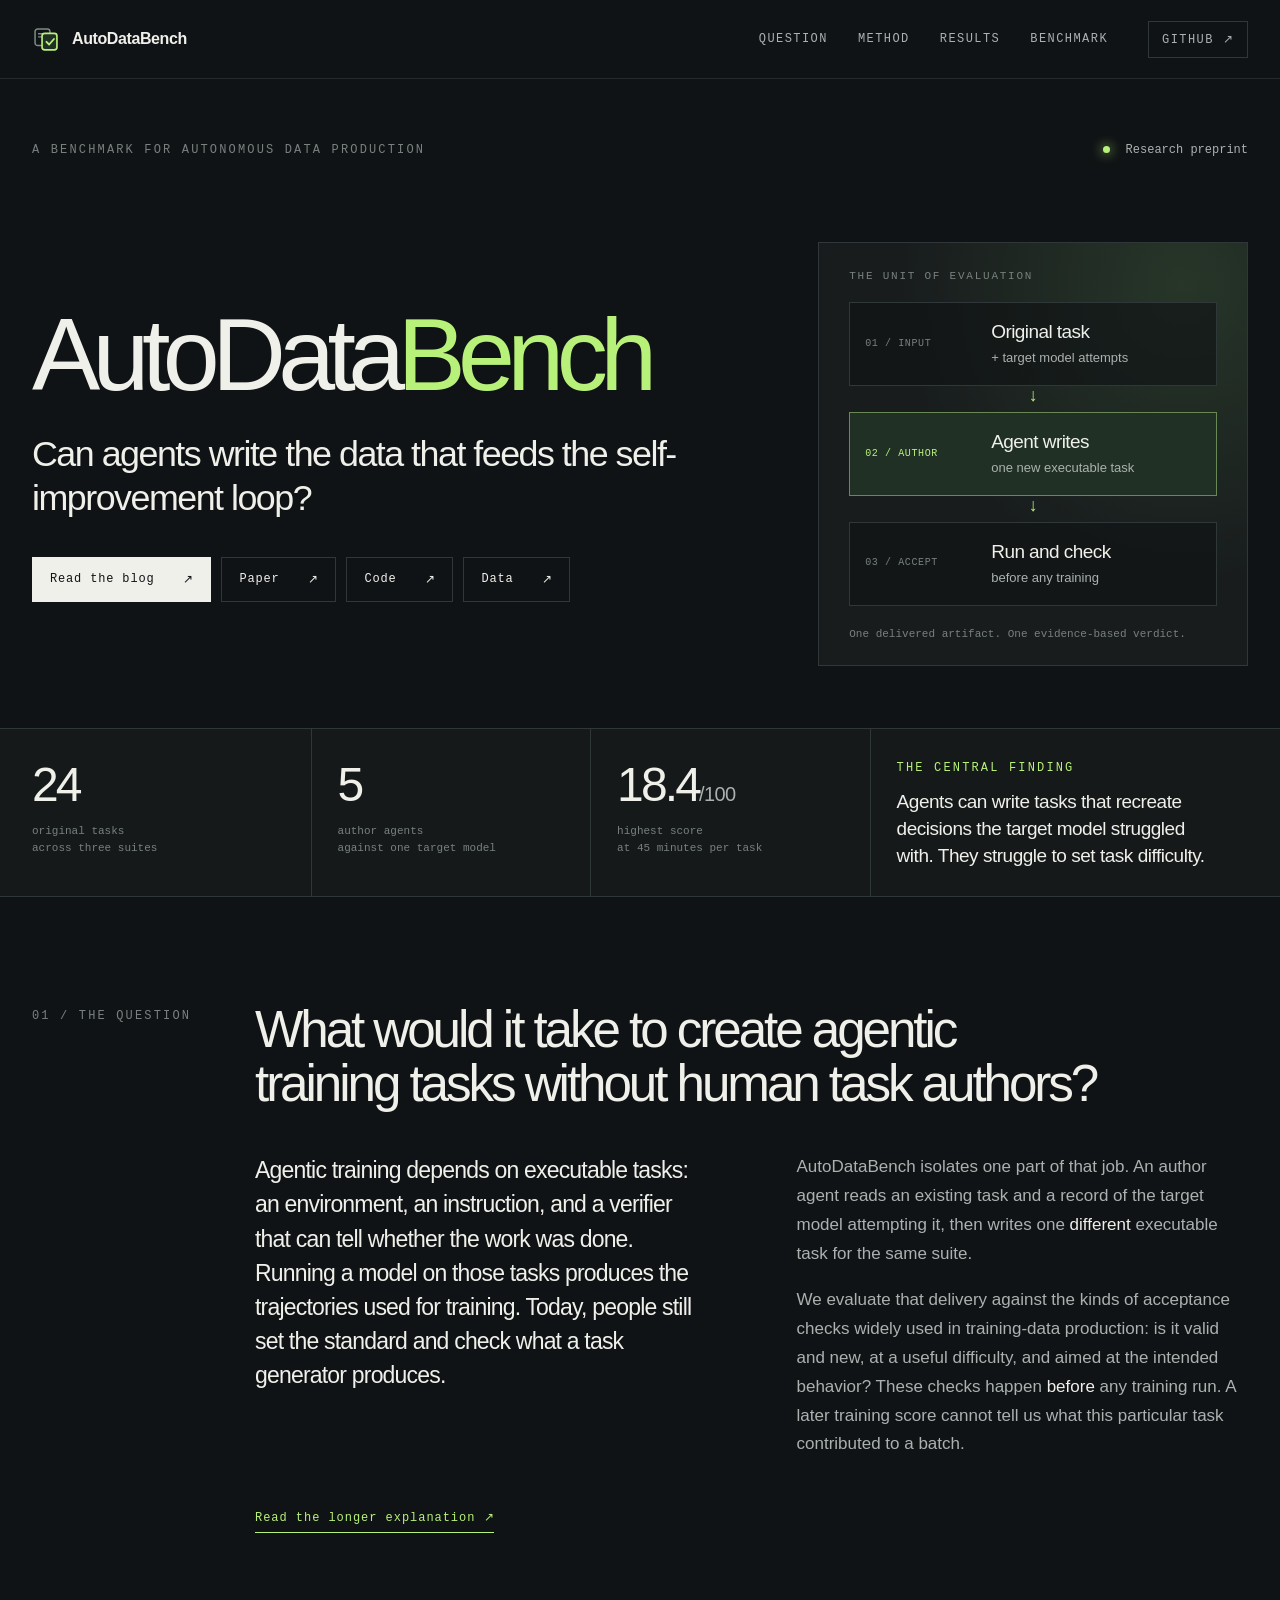
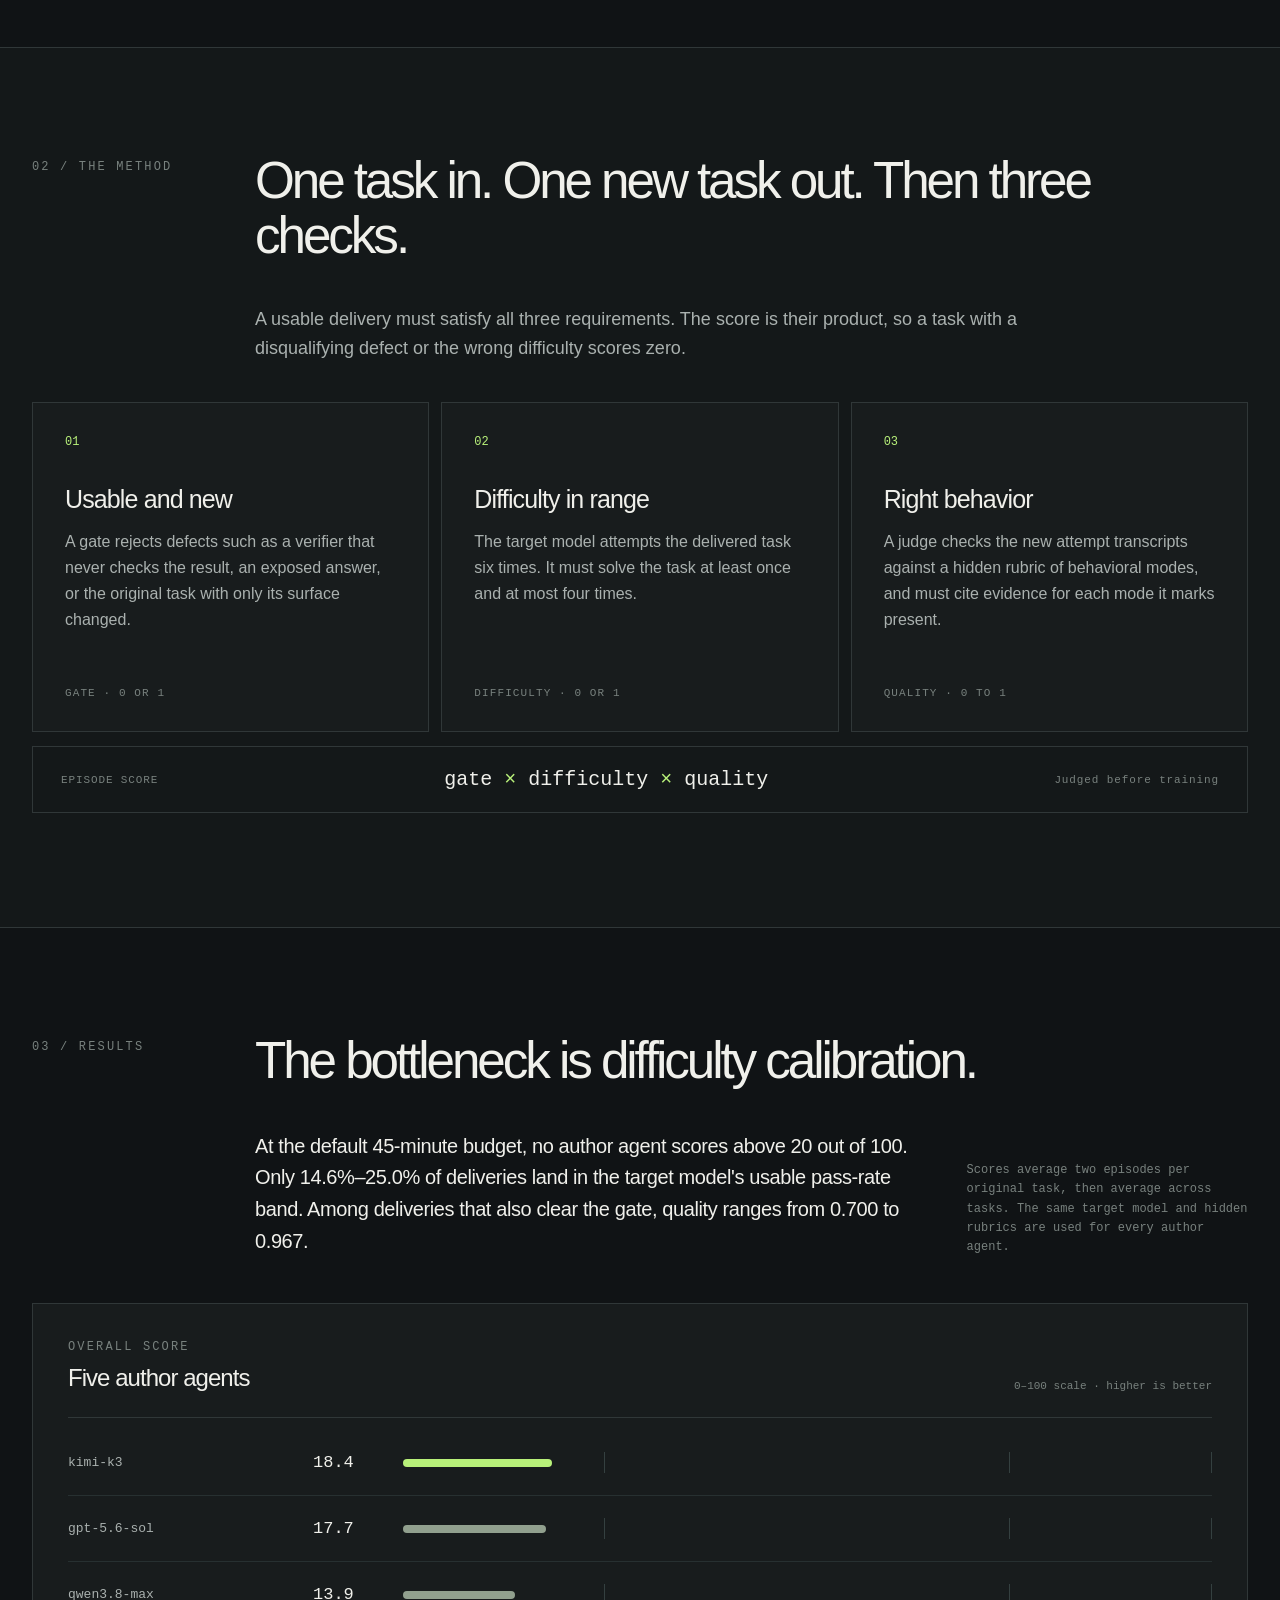
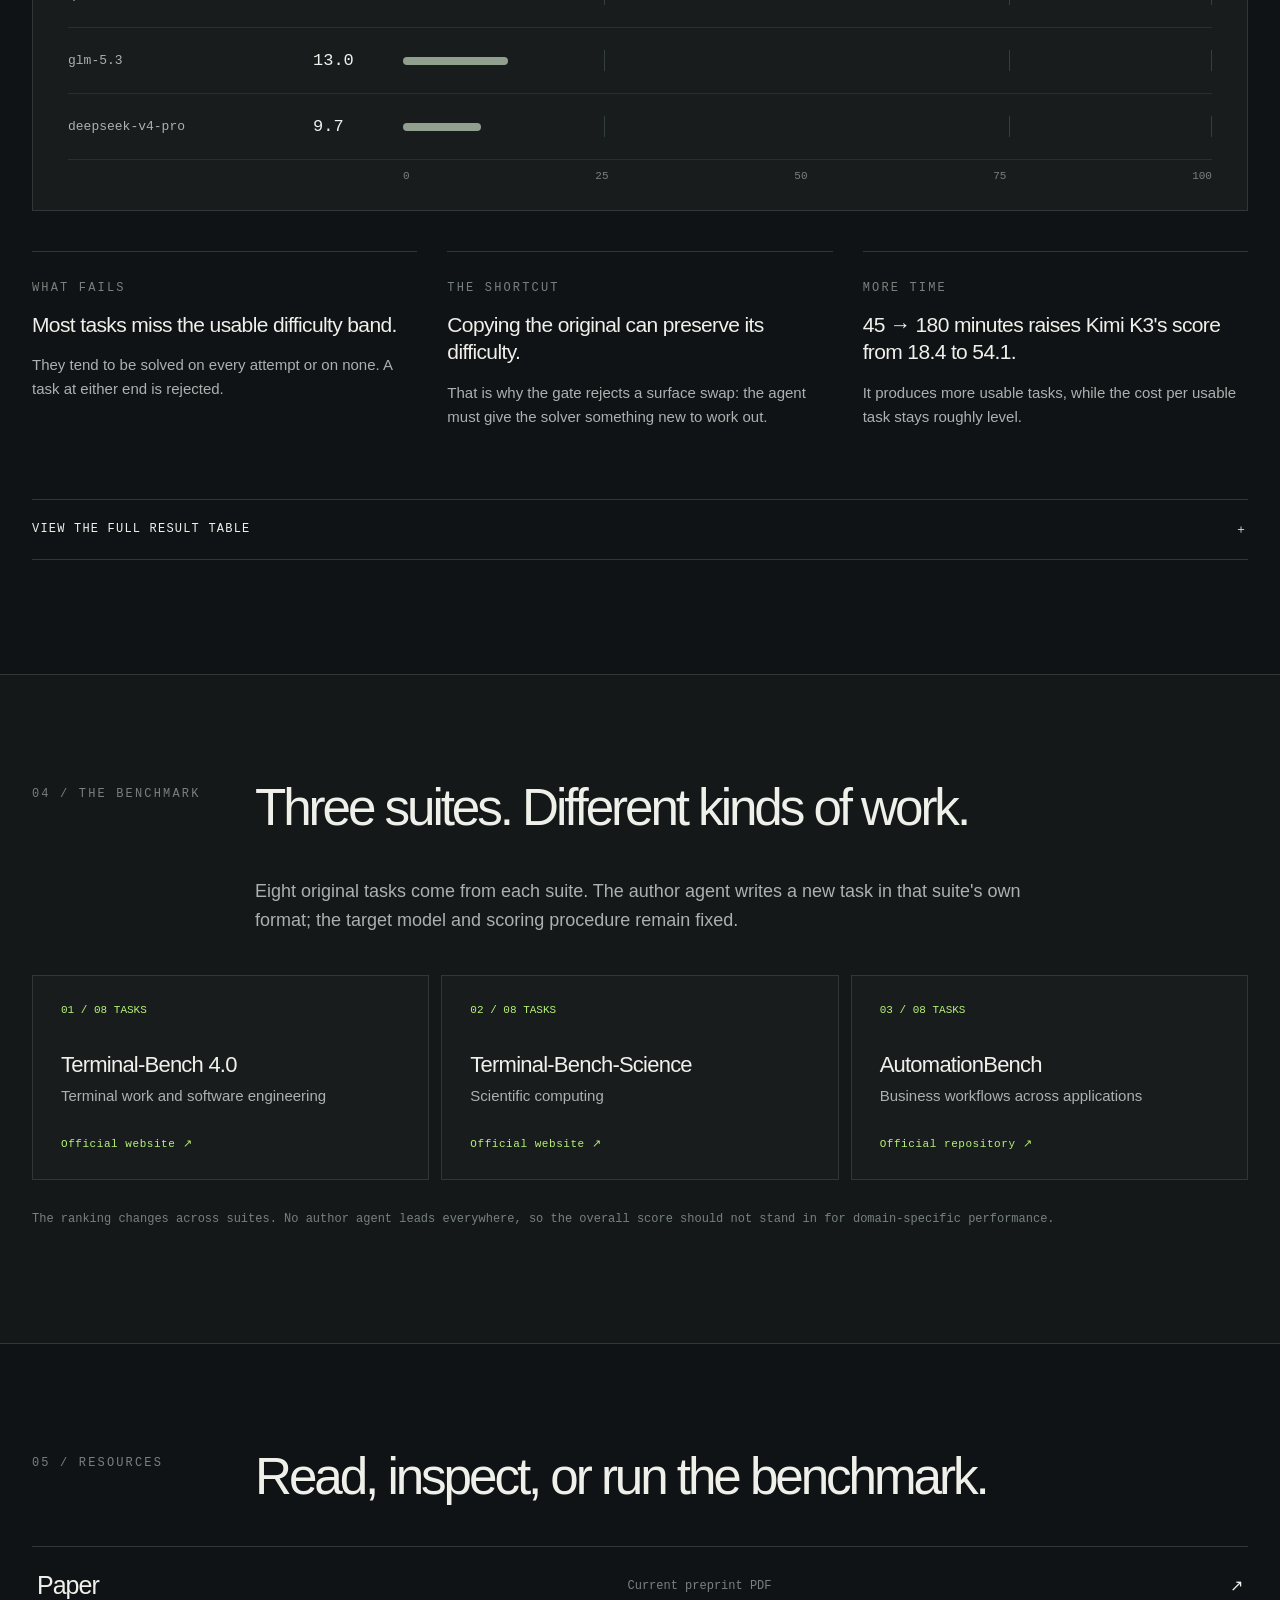
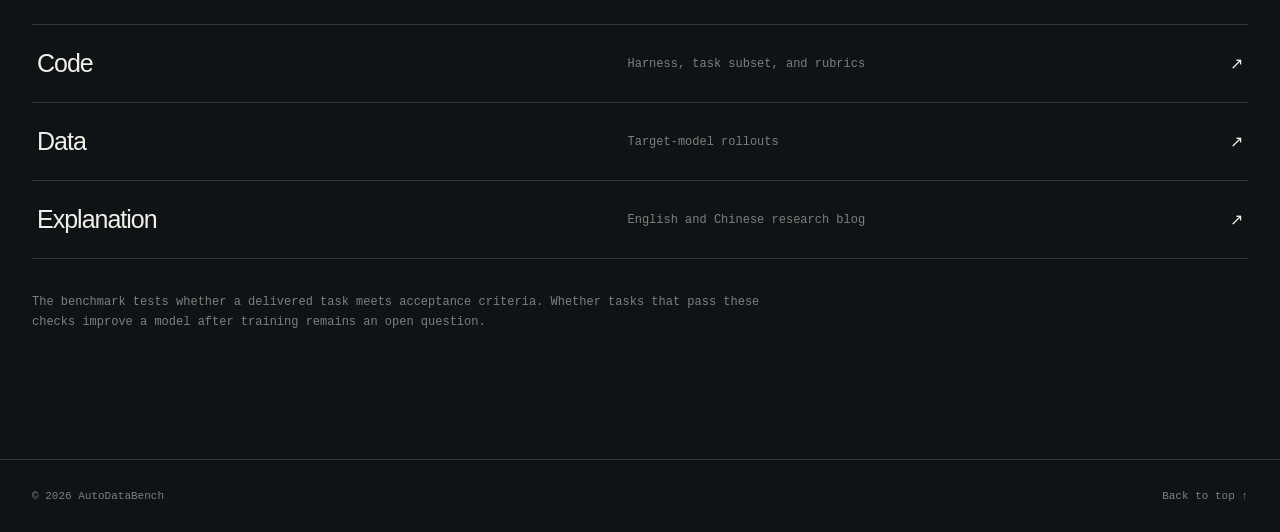
<file: index.html>
<!doctype html>
<html lang="en">
<head>
  <meta charset="utf-8">
  <meta name="viewport" content="width=device-width, initial-scale=1">
<link rel="icon" type="image/svg+xml" href="assets/mark.svg">
  <meta name="theme-color" content="#101315">
  <link rel="canonical" href="https://autodatabench.com/">
<meta name="description" content="AutoDataBench evaluates whether agents can write executable training tasks that pass the checks a data production pipeline would apply, one task at a time.">
  <title>AutoDataBench — Can agents write the data?</title>
  <link rel="stylesheet" href="assets/site.css">
</head>
<body>
  <a class="skip-link" href="#main">Skip to content</a>
  <header class="site-header">
    <div class="shell nav-inner">
      <a class="brand" href="#top" aria-label="AutoDataBench home"><img class="brand-mark" src="assets/mark.svg" alt="" width="28" height="28"><span>AutoDataBench</span></a>
      <nav aria-label="Main navigation">
        <a href="#question">Question</a><a href="#method">Method</a><a href="#results">Results</a><a href="#benchmark">Benchmark</a>
      </nav>
      <a class="nav-code" href="https://github.com/StarDewXXX/AutoDataBench" target="_blank" rel="noopener noreferrer">GitHub <span aria-hidden="true">↗</span></a>
    </div>
  </header>

  <main id="main">
    <section class="hero shell" id="top" aria-labelledby="hero-title">
      <div class="hero-topline"><span class="eyebrow">A benchmark for autonomous data production</span><span class="status"><span></span> Research preprint</span></div>
      <div class="hero-grid">
        <div>
          <h1 id="hero-title">AutoData<span>Bench</span></h1>
          <p class="hero-question">Can agents write the data that feeds the self-improvement loop?</p>
          <div class="hero-actions">
            <a class="button button-primary" href="blog.html">Read the blog <span aria-hidden="true">↗</span></a>
            <a class="button button-quiet" href="paper.pdf?v=327f0308">Paper <span aria-hidden="true">↗</span></a>
            <a class="button button-quiet" href="https://github.com/StarDewXXX/AutoDataBench" target="_blank" rel="noopener noreferrer">Code <span aria-hidden="true">↗</span></a>
            <a class="button button-quiet" href="https://huggingface.co/datasets/LordNoah/AutoDataBench" target="_blank" rel="noopener noreferrer">Data <span aria-hidden="true">↗</span></a>
          </div>
        </div>
        <div class="hero-visual" aria-label="One original task and a record of model behavior become one new task, then a quality check produces a score">
          <div class="visual-label">THE UNIT OF EVALUATION</div>
          <div class="visual-row"><span class="visual-id">01 / INPUT</span><span>Original task<br><small>+ target model attempts</small></span></div>
          <div class="visual-link" aria-hidden="true">↓</div>
          <div class="visual-row visual-focus"><span class="visual-id">02 / AUTHOR</span><span>Agent writes<br><small>one new executable task</small></span></div>
          <div class="visual-link" aria-hidden="true">↓</div>
          <div class="visual-row"><span class="visual-id">03 / ACCEPT</span><span>Run and check<br><small>before any training</small></span></div>
          <div class="visual-caption">One delivered artifact. One evidence-based verdict.</div>
        </div>
      </div>
    </section>

    <section class="finding-band" aria-label="Key findings">
      <div class="shell finding-grid">
        <div><span class="finding-number">24</span><span class="finding-label">original tasks<br>across three suites</span></div>
        <div><span class="finding-number">5</span><span class="finding-label">author agents<br>against one target model</span></div>
        <div><span class="finding-number">18.4<span class="unit">/100</span></span><span class="finding-label">highest score<br>at 45 minutes per task</span></div>
        <div class="finding-takeaway"><span class="eyebrow">The central finding</span><strong>Agents can write tasks that recreate decisions the target model struggled with. They struggle to set task difficulty.</strong></div>
      </div>
    </section>

    <section class="section shell" id="question">
      <div class="section-heading"><span class="eyebrow">01 / THE QUESTION</span><h2>What would it take to create agentic training tasks without human task authors?</h2></div>
      <div class="two-column">
        <p class="lead">Agentic training depends on executable tasks: an environment, an instruction, and a verifier that can tell whether the work was done. Running a model on those tasks produces the trajectories used for training. Today, people still set the standard and check what a task generator produces.</p>
        <div class="copy"><p>AutoDataBench isolates one part of that job. An author agent reads an existing task and a record of the target model attempting it, then writes one <em>different</em> executable task for the same suite.</p><p>We evaluate that delivery against the kinds of acceptance checks widely used in training-data production: is it valid and new, at a useful difficulty, and aimed at the intended behavior? These checks happen <em>before</em> any training run. A later training score cannot tell us what this particular task contributed to a batch.</p></div>
      </div>
      <a class="inline-link" href="blog.html">Read the longer explanation <span aria-hidden="true">↗</span></a>
    </section>

    <section class="section section-muted" id="method">
      <div class="shell">
        <div class="section-heading"><span class="eyebrow">02 / THE METHOD</span><h2>One task in. One new task out. Then three checks.</h2></div>
        <p class="section-intro">A usable delivery must satisfy all three requirements. The score is their product, so a task with a disqualifying defect or the wrong difficulty scores zero.</p>
        <div class="check-grid">
          <article class="check-card"><span class="check-index">01</span><h3>Usable and new</h3><p>A gate rejects defects such as a verifier that never checks the result, an exposed answer, or the original task with only its surface changed.</p><span class="check-tag">GATE · 0 OR 1</span></article>
          <article class="check-card"><span class="check-index">02</span><h3>Difficulty in range</h3><p>The target model attempts the delivered task six times. It must solve the task at least once and at most four times.</p><span class="check-tag">DIFFICULTY · 0 OR 1</span></article>
          <article class="check-card"><span class="check-index">03</span><h3>Right behavior</h3><p>A judge checks the new attempt transcripts against a hidden rubric of behavioral modes, and must cite evidence for each mode it marks present.</p><span class="check-tag">QUALITY · 0 TO 1</span></article>
        </div>
        <div class="formula"><span>EPISODE SCORE</span><strong>gate <b>×</b> difficulty <b>×</b> quality</strong><span>Judged before training</span></div>
      </div>
    </section>

    <section class="section shell" id="results">
      <div class="section-heading"><span class="eyebrow">03 / RESULTS</span><h2>The bottleneck is difficulty calibration.</h2></div>
      <div class="results-intro"><p>At the default 45-minute budget, no author agent scores above 20 out of 100. Only 14.6%–25.0% of deliveries land in the target model's usable pass-rate band. Among deliveries that also clear the gate, quality ranges from 0.700 to 0.967.</p><span>Scores average two episodes per original task, then average across tasks. The same target model and hidden rubrics are used for every author agent.</span></div>
      <div class="result-panel">
        <div class="panel-head"><div><span class="eyebrow">OVERALL SCORE</span><h3>Five author agents</h3></div><span class="panel-note">0–100 scale · higher is better</span></div>
        <div class="score-list" role="img" aria-label="Overall scores out of 100: Kimi K3 18.4, GPT-5.6 Sol 17.7, Qwen3.8 Max 13.9, GLM-5.3 13.0, DeepSeek V4 Pro 9.7">
          <div class="score-row"><span>kimi-k3</span><strong>18.4</strong><div class="score-track"><i style="--w:18.4%"></i></div></div>
          <div class="score-row"><span>gpt-5.6-sol</span><strong>17.7</strong><div class="score-track"><i style="--w:17.7%"></i></div></div>
          <div class="score-row"><span>qwen3.8-max</span><strong>13.9</strong><div class="score-track"><i style="--w:13.9%"></i></div></div>
          <div class="score-row"><span>glm-5.3</span><strong>13.0</strong><div class="score-track"><i style="--w:13.0%"></i></div></div>
          <div class="score-row"><span>deepseek-v4-pro</span><strong>9.7</strong><div class="score-track"><i style="--w:9.7%"></i></div></div>
        </div>
        <div class="chart-axis"><span>0</span><span>25</span><span>50</span><span>75</span><span>100</span></div>
      </div>
      <div class="insight-grid">
        <article><span class="eyebrow">WHAT FAILS</span><strong>Most tasks miss the usable difficulty band.</strong><p>They tend to be solved on every attempt or on none. A task at either end is rejected.</p></article>
        <article><span class="eyebrow">THE SHORTCUT</span><strong>Copying the original can preserve its difficulty.</strong><p>That is why the gate rejects a surface swap: the agent must give the solver something new to work out.</p></article>
        <article><span class="eyebrow">MORE TIME</span><strong>45 → 180 minutes raises Kimi K3's score from 18.4 to 54.1.</strong><p>It produces more usable tasks, while the cost per usable task stays roughly level.</p></article>
      </div>
      <details class="data-details"><summary>View the full result table <span aria-hidden="true">＋</span></summary><div class="table-scroll"><table><caption>Results from the current paper, default 45-minute budget</caption><thead><tr><th scope="col">Author agent</th><th scope="col">In band</th><th scope="col">Gate passed<br><small>given in band</small></th><th scope="col">Quality</th><th scope="col">Score</th></tr></thead><tbody><tr><th scope="row">kimi-k3</th><td>21.3%</td><td>90.0%</td><td>0.967</td><td>0.184</td></tr><tr><th scope="row">gpt-5.6-sol</th><td>21.3%</td><td>100.0%</td><td>0.833</td><td>0.177</td></tr><tr><th scope="row">qwen3.8-max</th><td>14.6%</td><td>100.0%</td><td>0.952</td><td>0.139</td></tr><tr><th scope="row">glm-5.3</th><td>21.7%</td><td>90.0%</td><td>0.700</td><td>0.130</td></tr><tr><th scope="row">deepseek-v4-pro</th><td>25.0%</td><td>41.7%</td><td>0.931</td><td>0.097</td></tr></tbody></table></div></details>
    </section>

    <section class="section section-muted" id="benchmark"><div class="shell"><div class="section-heading"><span class="eyebrow">04 / THE BENCHMARK</span><h2>Three suites. Different kinds of work.</h2></div><p class="section-intro">Eight original tasks come from each suite. The author agent writes a new task in that suite's own format; the target model and scoring procedure remain fixed.</p><div class="suite-grid"><article><span>01 / 08 TASKS</span><h3>Terminal-Bench 4.0</h3><p>Terminal work and software engineering</p><a href="https://www.tbench.ai/" target="_blank" rel="noopener noreferrer">Official website <span aria-hidden="true">↗</span></a></article><article><span>02 / 08 TASKS</span><h3>Terminal-Bench-Science</h3><p>Scientific computing</p><a href="https://www.terminal-bench-science.ai/" target="_blank" rel="noopener noreferrer">Official website <span aria-hidden="true">↗</span></a></article><article><span>03 / 08 TASKS</span><h3>AutomationBench</h3><p>Business workflows across applications</p><a href="https://github.com/zapier/AutomationBench" target="_blank" rel="noopener noreferrer">Official repository <span aria-hidden="true">↗</span></a></article></div><p class="suite-note">The ranking changes across suites. No author agent leads everywhere, so the overall score should not stand in for domain-specific performance.</p></div></section>

    <section class="section shell resources"><div class="section-heading"><span class="eyebrow">05 / RESOURCES</span><h2>Read, inspect, or run the benchmark.</h2></div><div class="resource-list"><a href="paper.pdf?v=327f0308"><span>Paper</span><small>Current preprint PDF</small><b aria-hidden="true">↗</b></a><a href="https://github.com/StarDewXXX/AutoDataBench" target="_blank" rel="noopener noreferrer"><span>Code</span><small>Harness, task subset, and rubrics</small><b aria-hidden="true">↗</b></a><a href="https://huggingface.co/datasets/LordNoah/AutoDataBench" target="_blank" rel="noopener noreferrer"><span>Data</span><small>Target-model rollouts</small><b aria-hidden="true">↗</b></a><a href="blog.html"><span>Explanation</span><small>English and Chinese research blog</small><b aria-hidden="true">↗</b></a></div><p class="resource-note">The benchmark tests whether a delivered task meets acceptance criteria. Whether tasks that pass these checks improve a model after training remains an open question.</p></section>
  </main>
  <footer><div class="shell footer-inner"><span>© 2026 AutoDataBench</span><a href="#top">Back to top ↑</a></div></footer>
</body>
</html>
</file>
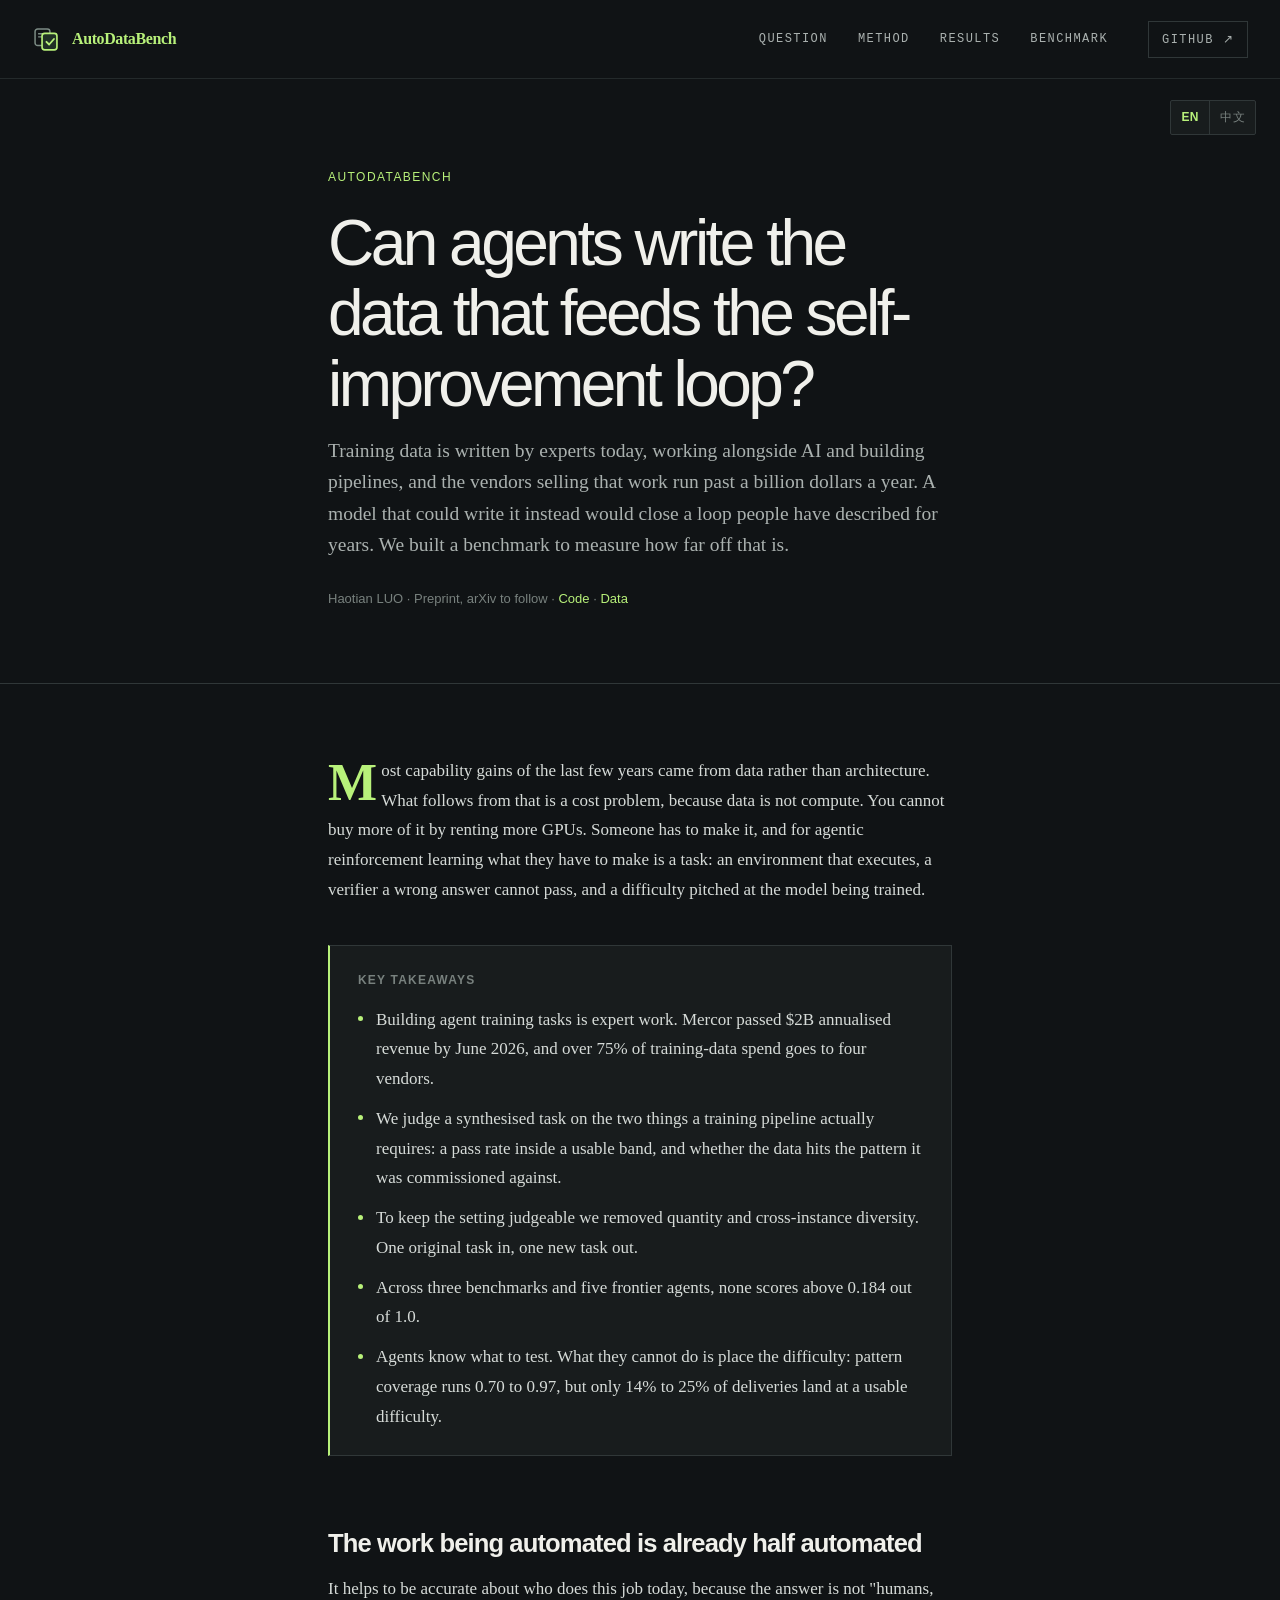
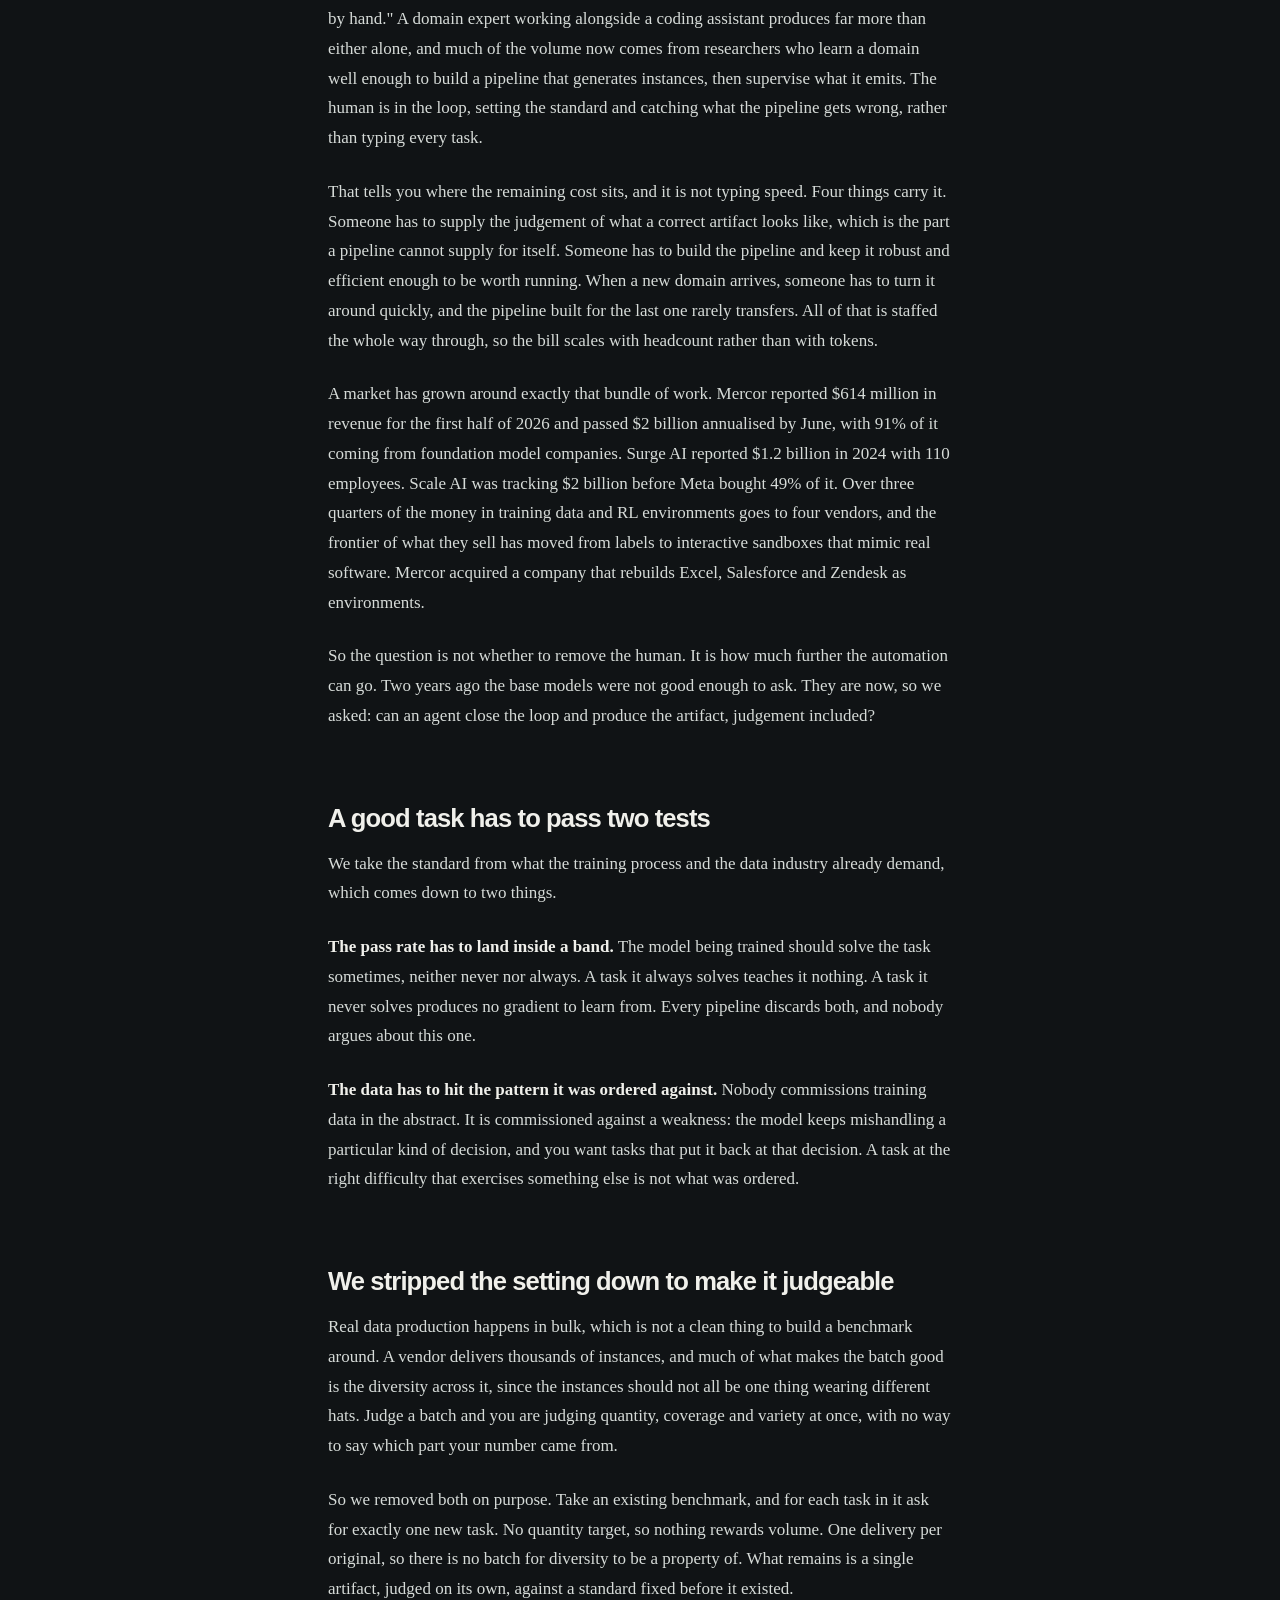
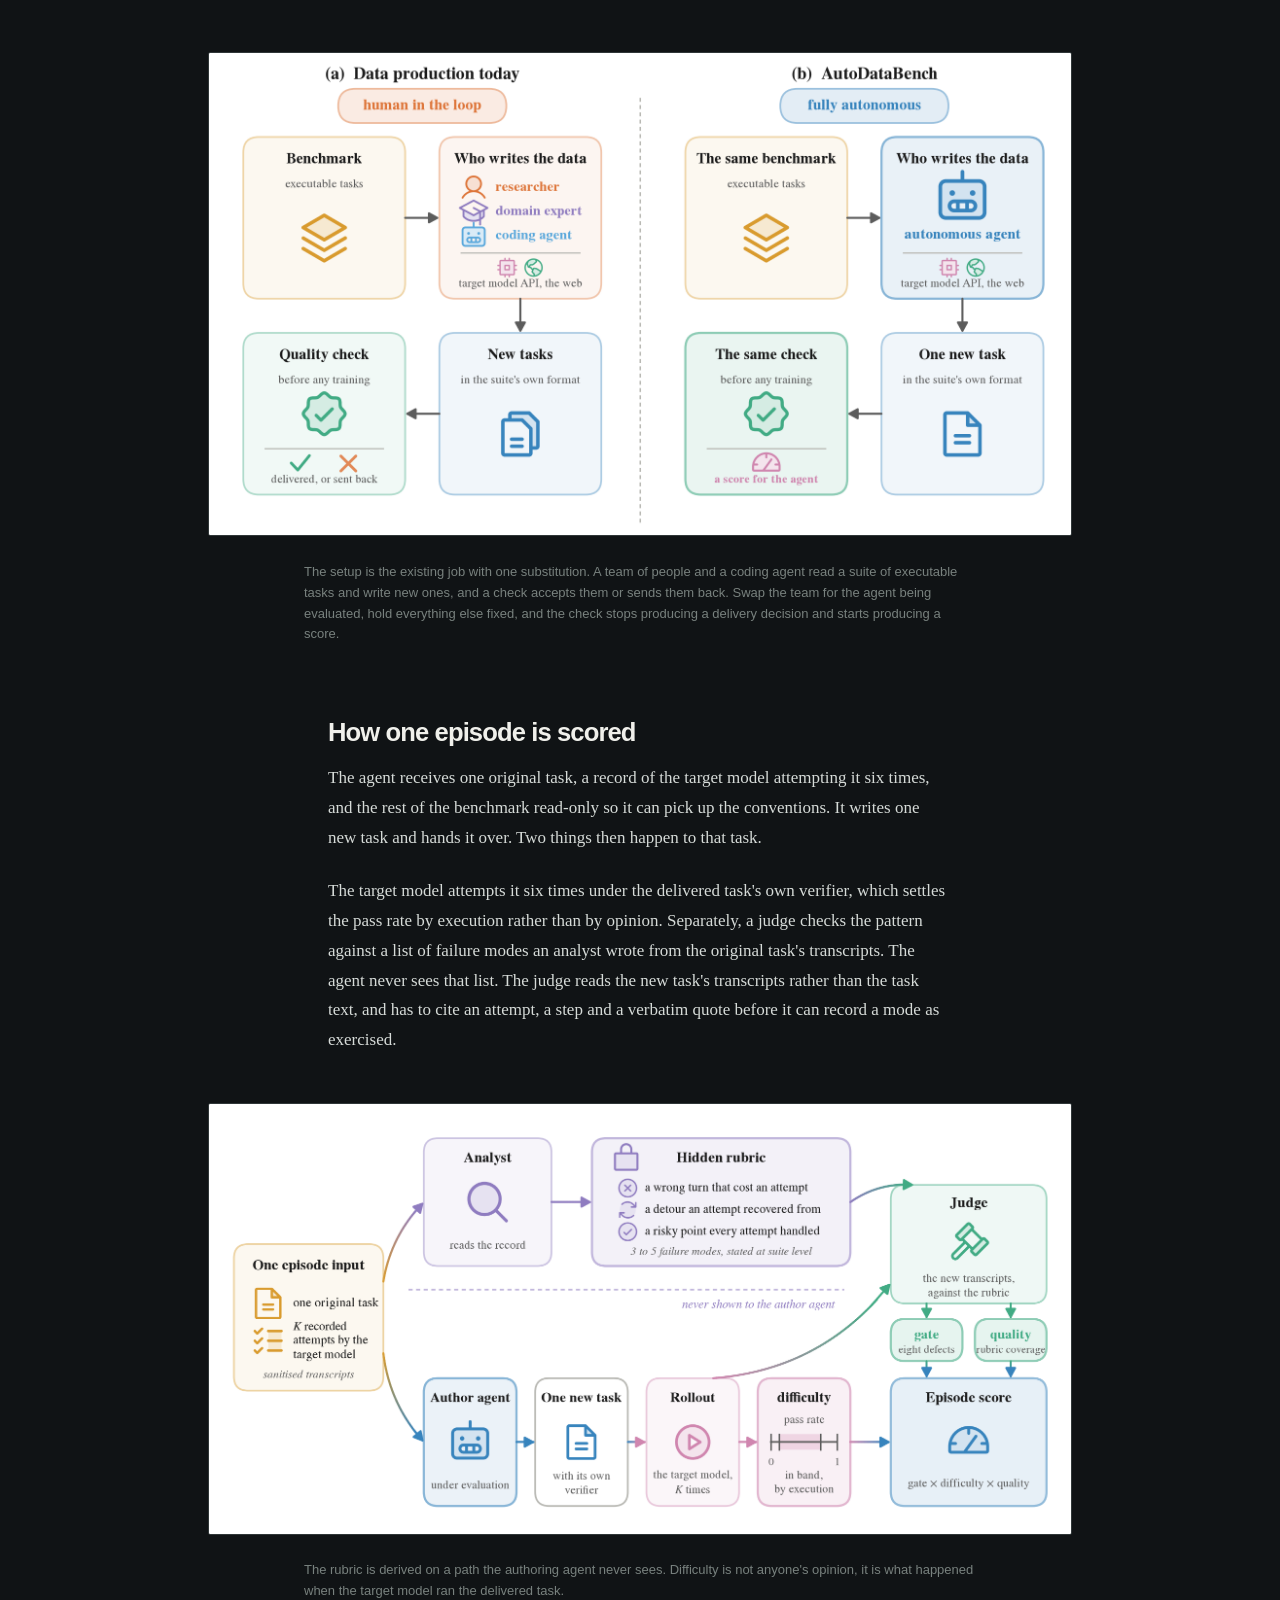
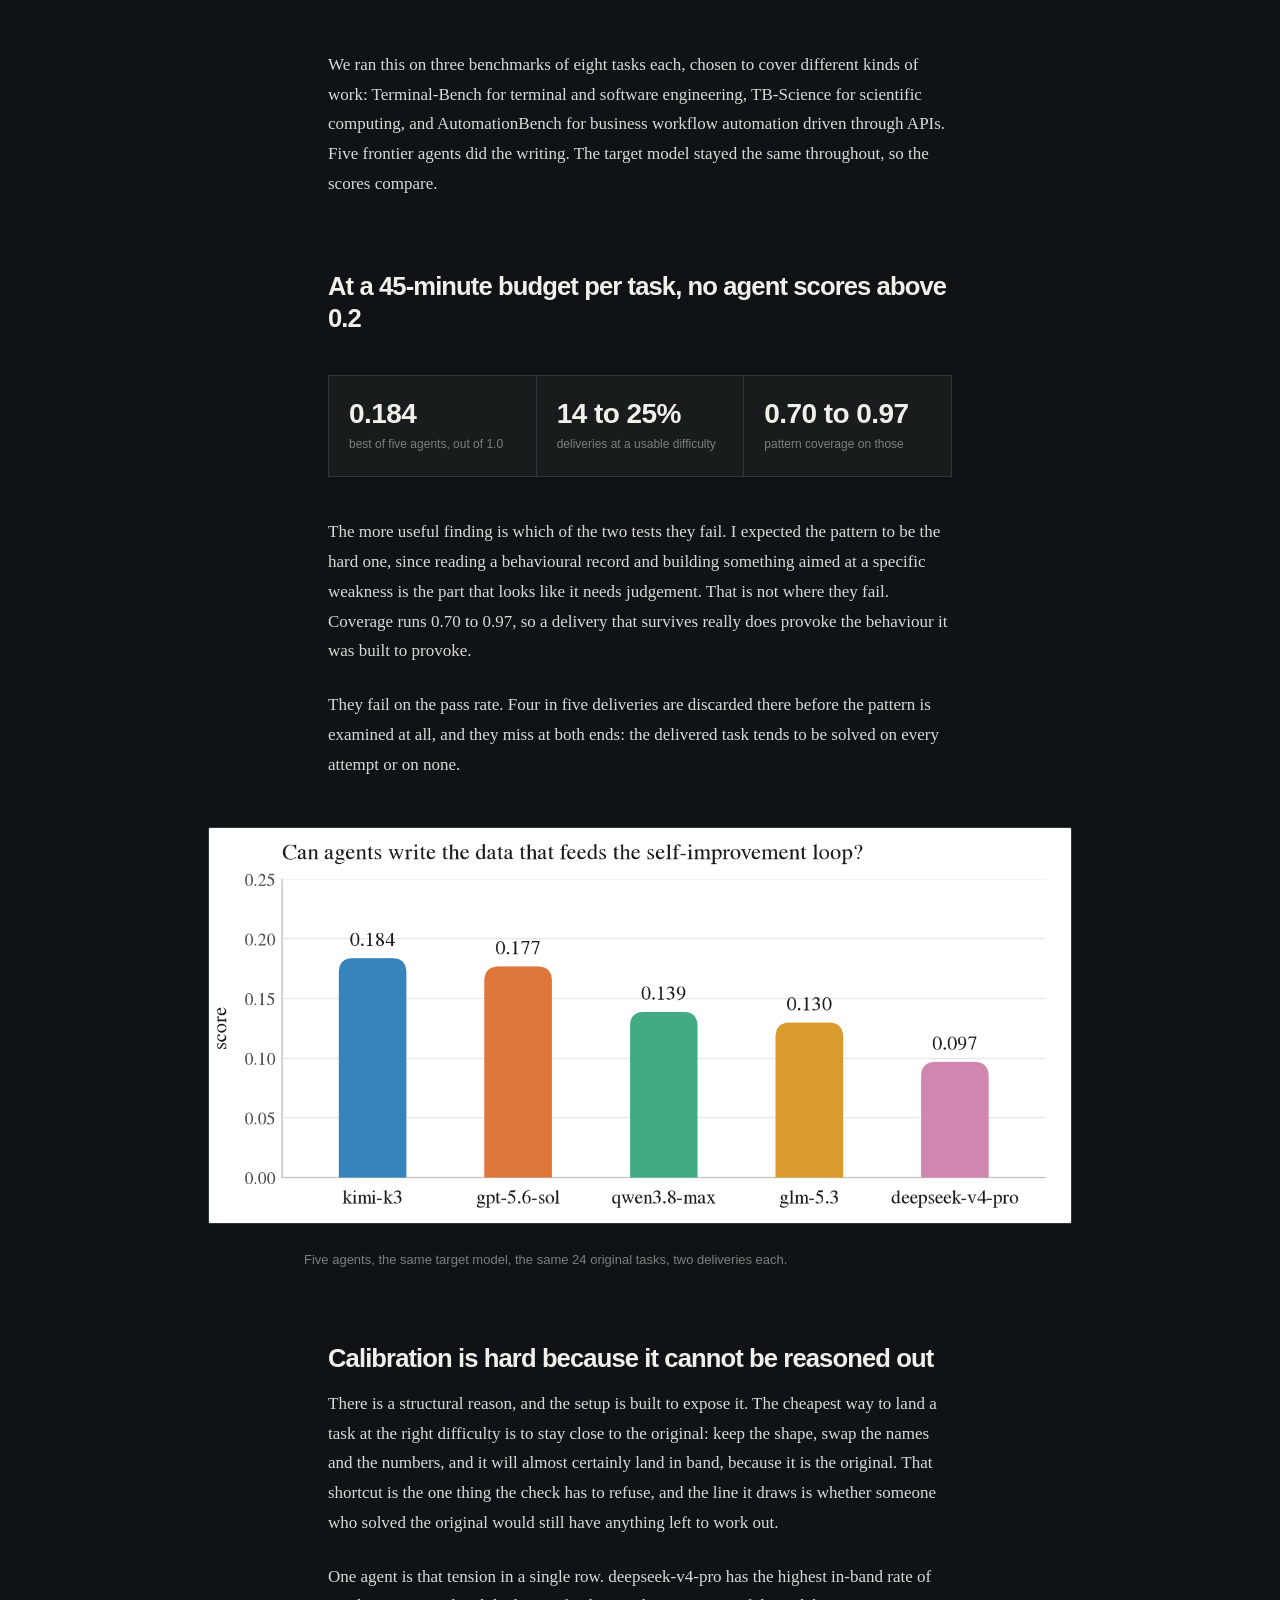
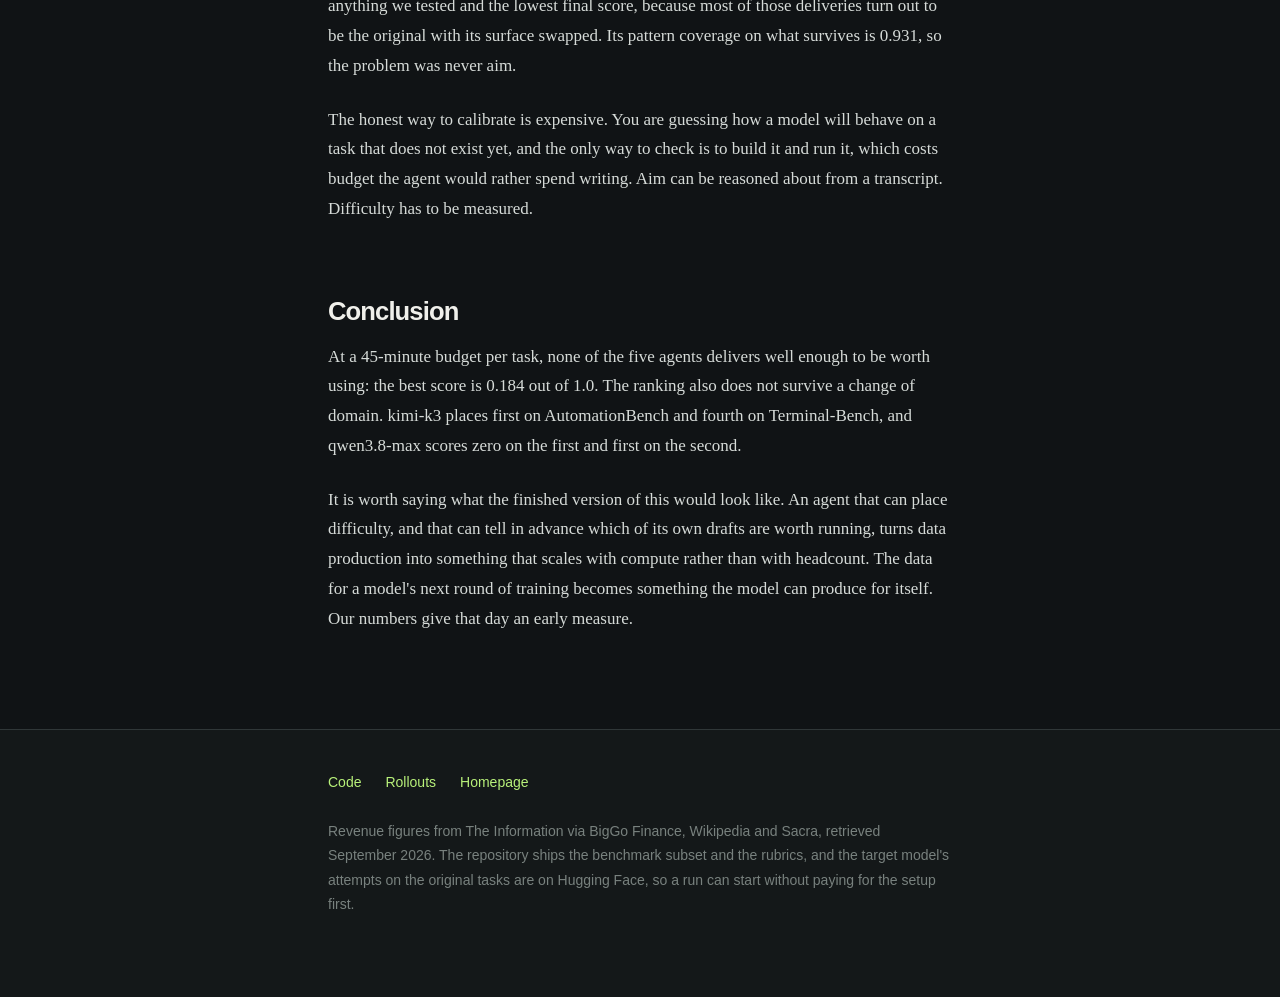
<file: blog.html>
<!doctype html>
<html lang="en" data-lang="en">
<head>
<meta charset="utf-8">
<meta name="viewport" content="width=device-width, initial-scale=1.0">
<link rel="icon" type="image/svg+xml" href="assets/mark.svg">
<title>Can Agents Write the Data That Feeds the Self-Improvement Loop? | Haotian LUO</title>
<link rel="canonical" href="https://autodatabench.com/blog.html">
<meta name="description" content="A model that writes the data used to train its successor closes the self-improvement loop. AutoDataBench tests whether five frontier agents can write that data. None scores above 0.184, and the bottleneck is calibration rather than targeting.">
<link rel="stylesheet" href="assets/site.css">
<link rel="stylesheet" href="assets/blog.css">
<link rel="stylesheet" href="assets/blog-page.css">
<script>
(function () {
  var l;
  try { l = localStorage.getItem('blog-lang'); } catch (e) {}
  if (!l) l = 'en';   // English by default; the switch is what opts into Chinese
  document.documentElement.setAttribute('data-lang', l);
  document.documentElement.setAttribute('lang', l === 'zh' ? 'zh-Hans' : 'en');
})();
</script>
</head>
<body>
<a class="skip-link" href="#blog-content">Skip to content</a>
<div class="site-header"><div class="shell nav-inner">
  <a class="brand" href="index.html" aria-label="AutoDataBench home"><img class="brand-mark" src="assets/mark.svg" alt="" width="28" height="28"><span>AutoDataBench</span></a>
  <nav aria-label="Main navigation"><a href="index.html#question">Question</a><a href="index.html#method">Method</a><a href="index.html#results">Results</a><a href="index.html#benchmark">Benchmark</a></nav>
  <a class="nav-code" href="https://github.com/StarDewXXX/AutoDataBench" target="_blank" rel="noopener noreferrer">GitHub <span aria-hidden="true">↗</span></a>
</div></div>

<div class="progress"></div>

<nav class="langswitch" aria-label="Language">
  <button type="button" data-lang="en" aria-pressed="true">EN</button>
  <button type="button" data-lang="zh" aria-pressed="false">中文</button>
</nav>

<header class="head" id="blog-content">
  <div class="wrap">
    <div class="eyebrow">AutoDataBench</div>
    <h1 lang="en">Can agents write the data that feeds the self-improvement loop?</h1>
    <h1 lang="zh">Agent 能写出自我改进循环所需的数据吗？</h1>
    <p class="standfirst" lang="en">Training data is written by experts today, working
      alongside AI and building pipelines, and the vendors selling that work run past a billion
      dollars a year. A model that could write it instead would close a loop people have
      described for years. We built a benchmark to measure how far off that is.</p>
    <p class="standfirst" lang="zh">今天的训练数据由专家写成，他们与 AI 协作、搭建流水线，而售卖这项
      服务的供应商年收入已过十亿美元。若模型能够接手，一个被讨论多年的循环就此闭合。我们做了一个基准，
      来衡量它离这一步还有多远。</p>
    <p class="byline">
      <span lang="en">Haotian LUO · Preprint, arXiv to follow · </span>
      <span lang="zh">Haotian LUO · 预印本，arXiv 待挂 · </span>
      <a href="https://github.com/StarDewXXX/AutoDataBench">Code</a> ·
      <a href="https://huggingface.co/datasets/LordNoah/AutoDataBench">Data</a></p>
  </div>
</header>

<div class="wrap">
<article>

<p class="lede" lang="en">Most capability gains of the last few years came from data rather
than architecture. What follows from that is a cost problem, because data is not compute. You
cannot buy more of it by renting more GPUs. Someone has to make it, and for agentic
reinforcement learning what they have to make is a task: an environment that executes, a
verifier a wrong answer cannot pass, and a difficulty pitched at the model being trained.</p>
<p class="lede" lang="zh">过去几年的能力提升大多来自数据而非架构。随之而来的是成本问题：数据不是算力，多租 GPU 并不能
多产出一些。它需要有人制造。对 agentic RL 而言，要造的是一道任务，包含可执行的环境、错误答案无法通过的
验证器，以及与被训模型水平相称的难度。</p>

<div class="takeaways">
  <h3 lang="en">Key takeaways</h3>
  <h3 lang="zh">要点</h3>
  <ul lang="en">
    <li>Building agent training tasks is expert work. Mercor passed $2B annualised revenue by
      June 2026, and over 75% of training-data spend goes to four vendors.</li>
    <li>We judge a synthesised task on the two things a training pipeline actually requires:
      a pass rate inside a usable band, and whether the data hits the pattern it was
      commissioned against.</li>
    <li>To keep the setting judgeable we removed quantity and cross-instance diversity. One
      original task in, one new task out.</li>
    <li>Across three benchmarks and five frontier agents, none scores above 0.184 out of 1.0.</li>
    <li>Agents know what to test. What they cannot do is place the difficulty: pattern coverage
      runs 0.70 to 0.97, but only 14% to 25% of deliveries land at a usable difficulty.</li>
  </ul>
  <ul lang="zh">
    <li>造 agent 训练任务是专家工作。Mercor 年化收入于 2026 年 6 月突破 20 亿美元，训练数据支出的四分之三
      以上流向四家供应商。</li>
    <li>评判标准取自训练流水线的两项实际要求：通过率落在可用区间，以及数据命中订购时所针对的 pattern。</li>
    <li>为使设定可评判，去掉数量与实例间多样性两个维度：一道原题进，一道新题出。</li>
    <li>三个基准、五个前沿 agent，最高分 0.184（满分 1.0）。</li>
    <li>agent 知道该考什么，却定不准难度：pattern 覆盖度 0.70 至 0.97，落在可用难度上的交付仅 14% 至 25%。</li>
  </ul>
</div>

<h2 lang="en">The work being automated is already half automated</h2>
<h2 lang="zh">这项待自动化的工作本身已经半自动化</h2>

<p lang="en">It helps to be accurate about who does this job today, because the answer is not
"humans, by hand." A domain expert working alongside a coding assistant produces far more than
either alone, and much of the volume now comes from researchers who learn a domain well enough
to build a pipeline that generates instances, then supervise what it emits. The human is in
the loop, setting the standard and catching what the pipeline gets wrong, rather than typing
every task.</p>
<p lang="zh">先厘清这项工作目前由谁完成。答案并非纯人工撰写。领域专家与编码助手协作，产出远高于两者单独
工作；当下相当一部分产量来自另一种方式：研究员把某个领域研究透，搭出可生成实例的流水线，再审查其产出。
人留在循环中设定标准、拦截错误，不必逐条撰写。</p>

<p lang="en">That tells you where the remaining cost sits, and it is not typing speed. Four things
carry it. Someone has to supply the judgement of what a correct artifact looks like, which is the
part a pipeline cannot supply for itself. Someone has to build the pipeline and keep it robust and
efficient enough to be worth running. When a new domain arrives, someone has to turn it around
quickly, and the pipeline built for the last one rarely transfers. All of that is staffed the whole
way through, so the bill scales with headcount rather than with tokens.</p>
<p lang="zh">剩余成本的位置由此确定，它不在撰写速度上。承担成本的有四项：「一个正确的产物应当是什么样」这项
判断需要有人给出，流水线无法自行提供；管线本身需要有人搭建，并维持到稳健高效、值得运行的程度；新场景到来
时需要有人快速交付，而为上一个场景搭的管线很少能直接迁移；以上每一环都要全程配人。账单因此随人数增长，而
非随 token 增长。</p>

<p lang="en">A market has grown around exactly that bundle of work. Mercor reported $614 million in
revenue for the first half of 2026 and passed $2 billion annualised by June, with 91% of it
coming from foundation model companies. Surge AI reported $1.2 billion in 2024 with 110
employees. Scale AI was tracking $2 billion before Meta bought 49% of it. Over three quarters
of the money in training data and RL environments goes to four vendors, and the frontier of
what they sell has moved from labels to interactive sandboxes that mimic real software.
Mercor acquired a company that rebuilds Excel, Salesforce and Zendesk as environments.</p>
<p lang="zh">市场正是围绕这一整套工作形成。Mercor 2026 年上半年收入 6.14 亿美元，6 月年化突破 20 亿，其中 91% 来自
基座模型公司；Surge AI 2024 年收入 12 亿美元，员工 110 人；Scale AI 在 Meta 收购其 49% 股份前年化同样
接近 20 亿。这块支出的四分之三以上流向四家供应商。其所售内容的前沿已从标注转向模拟真实软件的可交互沙盒，
Mercor 收购了一家把 Excel、Salesforce、Zendesk 重建为环境的公司。</p>

<p lang="en">So the question is not whether to remove the human. It is how much further the
automation can go. Two years ago the base models were not good enough to ask. They are now, so
we asked: can an agent close the loop and produce the artifact, judgement included?</p>
<p lang="zh">所以问题不在于是否移除人力，在于自动化能推进到何种程度。两年前基座模型还撑不起这个问题，如今
可以了。我们要问的是：agent 能否闭合这个循环，连同其中的判断一起，把产物造出来？</p>

<h2 lang="en">A good task has to pass two tests</h2>
<h2 lang="zh">一道好题要过两关</h2>

<p lang="en">We take the standard from what the training process and the data industry already
demand, which comes down to two things.</p>
<p lang="zh">我们的标准取自训练过程和数据产业本来就在要求的东西，归结为两条。</p>

<p lang="en"><strong>The pass rate has to land inside a band.</strong> The model being trained
should solve the task sometimes, neither never nor always. A task it always solves teaches it
nothing. A task it never solves produces no gradient to learn from. Every pipeline discards
both, and nobody argues about this one.</p>
<p lang="zh"><strong>通过率需落在区间内。</strong>被训模型应当偶尔解出该题，既非从未解出，也非次次解出。次次
解出无法提供新信息，从未解出给不出可学的梯度。两端都会被流水线剔除，这一条没有争议。</p>

<p lang="en"><strong>The data has to hit the pattern it was ordered against.</strong> Nobody
commissions training data in the abstract. It is commissioned against a weakness: the model
keeps mishandling a particular kind of decision, and you want tasks that put it back at that
decision. A task at the right difficulty that exercises something else is not what was
ordered.</p>
<p lang="zh"><strong>数据需命中订购时所针对的 pattern。</strong>训练数据从不被抽象地订购，订单总是针对具体弱点：
模型在某一类决策上反复失手，需要的是能将它重新置于该决策点的任务。难度合适却考了别的内容，交付的就不是
订单上那份数据。</p>

<h2 lang="en">We stripped the setting down to make it judgeable</h2>
<h2 lang="zh">我们精简了设定，使其可被评判</h2>

<p lang="en">Real data production happens in bulk, which is not a clean thing to build a benchmark
around. A vendor delivers thousands of instances, and much of what makes the batch good is the
diversity across it, since the instances should not all be one thing wearing different hats.
Judge a batch and you are judging quantity, coverage and variety at once, with no way to say
which part your number came from.</p>
<p lang="zh">真实的数据生产以批量进行，以此构建 benchmark 并不简洁。供应商交付上千条实例，质量很大程度上
取决于实例间的多样性，它们不应是同一内容的不同外观。评判一批数据时，数量、覆盖、多样性被同时计入，最终
无法辨明分数来自哪一部分。</p>

<p lang="en">So we removed both on purpose. Take an existing benchmark, and for each task in it
ask for exactly one new task. No quantity target, so nothing rewards volume. One delivery per
original, so there is no batch for diversity to be a property of. What remains is a single
artifact, judged on its own, against a standard fixed before it existed.</p>
<p lang="zh">所以我们有意移除这两项。选定一个现成基准，对其中每道题只要求产出一道新题。不设数量目标，没有
机制奖励产量；每道原题只对应一份交付，不存在能承载多样性的「一批」。剩下一个单独的产物，依据它出现
之前即已确定的标准被单独评判。</p>

<figure>
  <img src="assets/blog/adb-overview.png" alt="A diagram comparing today's data production workflow against the AutoDataBench setup, where the human team is replaced by the agent under evaluation">
  <figcaption lang="en">The setup is the existing job with one substitution. A team of people
    and a coding agent read a suite of executable tasks and write new ones, and a check accepts
    them or sends them back. Swap the team for the agent being evaluated, hold everything else
    fixed, and the check stops producing a delivery decision and starts producing a
    score.</figcaption>
  <figcaption lang="zh">这一设定是在现有流程中替换掉一个环节。一组人员配合编码 agent，阅读一套可执行任务并写出新的，
    一道检查决定接收还是退回。将这组人员替换为被评测的 agent，其余全部不变，那道检查的输出就从「是否接收」
    变为「得分多少」。</figcaption>
</figure>

<h2 lang="en">How one episode is scored</h2>
<h2 lang="zh">一个 episode 的评分过程</h2>

<p lang="en">The agent receives one original task, a record of the target model attempting it
six times, and the rest of the benchmark read-only so it can pick up the conventions. It
writes one new task and hands it over. Two things then happen to that task.</p>
<p lang="zh">agent 拿到一道原题、被训模型在该题上六次尝试的完整记录，以及基准的其余部分（只读，供其熟悉格式
惯例）。它写出一道新题交付。随后该题会经历两件事。</p>

<p lang="en">The target model attempts it six times under the delivered task's own verifier,
which settles the pass rate by execution rather than by opinion. Separately, a judge checks the
pattern against a list of failure modes an analyst wrote from the original task's transcripts.
The agent never sees that list. The judge reads the new task's transcripts rather than the task
text, and has to cite an attempt, a step and a verbatim quote before it can record a mode as
exercised.</p>
<p lang="zh">被训模型在交付题自带的验证器下运行六次，通过率由此得出，不取决于任何人的意见。另一侧，裁判对照
失败模式清单核查 pattern。该清单由分析员从原题转录中写成，agent 自始至终看不到。裁判读的是新题产生的转录
而非题面；要判定某个模式被考到，必须指出第几次尝试、第几步，并引用原话。</p>

<figure>
  <img src="assets/blog/adb-episode.png" alt="A flow diagram of one episode, showing the analyst deriving a hidden rubric on a path the authoring agent cannot see, and difficulty settled by running the delivered task">
  <figcaption lang="en">The rubric is derived on a path the authoring agent never sees.
    Difficulty is not anyone's opinion, it is what happened when the target model ran the
    delivered task.</figcaption>
  <figcaption lang="zh">评分标准是在造题 agent 看不见的那条路径上推出来的。难度不是任何人的意见，而是被训
    模型真去跑那道交付题时发生的事。</figcaption>
</figure>

<p lang="en">We ran this on three benchmarks of eight tasks each, chosen to cover different
kinds of work: Terminal-Bench for terminal and software engineering, TB-Science for scientific
computing, and AutomationBench for business workflow automation driven through APIs. Five
frontier agents did the writing. The target model stayed the same throughout, so the scores
compare.</p>
<p lang="zh">我们在三个基准上运行该流程，每个取八道题，覆盖三类性质不同的工作：Terminal-Bench 对应终端与
软件工程，TB-Science 对应科学计算，AutomationBench 对应通过 API 驱动的业务流程自动化。造题方为五个前沿
agent，被训模型自始至终保持同一个，分数之间可比。</p>

<h2 lang="en">At a 45-minute budget per task, no agent scores above 0.2</h2>
<h2 lang="zh">在单次任务 45min 预算下，没有 agent 得分超过 0.2</h2>

<div class="stats">
  <div class="stat"><div class="n">0.184</div>
    <div class="k" lang="en">best of five agents, out of 1.0</div>
    <div class="k" lang="zh">五个 agent 里最高分，满分 1.0</div></div>
  <div class="stat"><div class="n">14 to 25%</div>
    <div class="k" lang="en">deliveries at a usable difficulty</div>
    <div class="k" lang="zh">落在可用难度上的交付</div></div>
  <div class="stat"><div class="n">0.70 to 0.97</div>
    <div class="k" lang="en">pattern coverage on those</div>
    <div class="k" lang="zh">这些交付的 pattern 覆盖度</div></div>
</div>

<p lang="en">The more useful finding is which of the two tests they fail. I expected the
pattern to be the hard one, since reading a behavioural record and building something aimed at
a specific weakness is the part that looks like it needs judgement. That is not where they
fail. Coverage runs 0.70 to 0.97, so a delivery that survives really does provoke the behaviour
it was built to provoke.</p>
<p lang="zh">更有价值的发现在于它们失守于哪一项。我原以为困难的是 pattern：读一份行为记录，再构造出针对具体
弱点的任务，看上去才是需要判断力的部分。结果并非如此。覆盖度落在 0.70 至 0.97，留存下来的交付确实引出了它
被设计来引出的行为。</p>

<p lang="en">They fail on the pass rate. Four in five deliveries are discarded there before the
pattern is examined at all, and they miss at both ends: the delivered task tends to be solved
on every attempt or on none.</p>
<p lang="zh">它们失守于通过率。五份交付中四份在这一项即被淘汰，尚未进入 pattern 评判，且两端都未命中：交付的
任务往往要么次次被解出，要么一次都解不出。</p>

<figure>
  <img src="assets/blog/adb-results.png" alt="A bar chart of final scores for five frontier agents, with the highest at 0.184 and the lowest at 0.097">
  <figcaption lang="en">Five agents, the same target model, the same 24 original tasks, two
    deliveries each.</figcaption>
  <figcaption lang="zh">五个 agent，同一个被训模型，同样 24 道原题，每道交付两次。</figcaption>
</figure>

<h2 lang="en">Calibration is hard because it cannot be reasoned out</h2>
<h2 lang="zh">校准的困难在于它无法通过推理得出</h2>

<p lang="en">There is a structural reason, and the setup is built to expose it. The cheapest way
to land a task at the right difficulty is to stay close to the original: keep the shape, swap
the names and the numbers, and it will almost certainly land in band, because it is the
original. That shortcut is the one thing the check has to refuse, and the line it draws is
whether someone who solved the original would still have anything left to work out.</p>
<p lang="zh">这里存在一个结构性原因，这套设定正是为暴露它而建。把难度放到正确位置，代价最低的做法是贴近原题
构造：形状不变，替换名称与数字，它几乎必然落入区间，因为它就是原题。这条捷径正是检查必须拒绝的对象，判据
在于：解过原题的人面对新题，是否仍有需要重新想清楚的地方。</p>

<p lang="en">One agent is that tension in a single row. deepseek-v4-pro has the highest in-band
rate of anything we tested and the lowest final score, because most of those deliveries turn
out to be the original with its surface swapped. Its pattern coverage on what survives is
0.931, so the problem was never aim.</p>
<p lang="zh">这一矛盾在其中一个 agent 上表现得最集中。deepseek-v4-pro 落带率为我们测过的最高值，最终分数却最低，
其交付大多是原题的表层替换。留存下来那几条的 pattern 覆盖度为 0.931，可见问题始终不在瞄准。</p>

<p lang="en">The honest way to calibrate is expensive. You are guessing how a model will behave
on a task that does not exist yet, and the only way to check is to build it and run it, which
costs budget the agent would rather spend writing. Aim can be reasoned about from a transcript.
Difficulty has to be measured.</p>
<p lang="zh">认真做校准的代价很高：需要预判模型在一道尚不存在的任务上如何表现，唯一的验证方式是构造出来运行
一遍，这会消耗 agent 更愿投入写作的预算。瞄准可以从转录中推理得出，难度只能测量得出。</p>

<h2 lang="en">Conclusion</h2>
<h2 lang="zh">结论</h2>

<p lang="en">At a 45-minute budget per task, none of the five agents delivers well enough to be
worth using: the best score is 0.184 out of 1.0. The ranking also does not survive a change of
domain. kimi-k3 places first on AutomationBench and fourth on Terminal-Bench, and qwen3.8-max
scores zero on the first and first on the second.</p>
<p lang="zh">在单任务 45 分钟的预算下，五个 agent 都没有做出足够好的交付，最高分为 0.184，满分 1.0。排序也
无法跨领域成立：kimi-k3 在 AutomationBench 上第一，在 Terminal-Bench 上第四；qwen3.8-max 在前者零分，
在后者第一。</p>

<p lang="en">It is worth saying what the finished version of this would look like. An agent that
can place difficulty, and that can tell in advance which of its own drafts are worth running,
turns data production into something that scales with compute rather than with headcount. The
data for a model's next round of training becomes something the model can produce for itself.
Our numbers give that day an early measure.</p>
<p lang="zh">值得说清楚这件事做成之后的样子。一个能放置难度、并能预判自己哪些草稿值得一跑的 agent，会把数据
生产变成随算力扩展而非随人数扩展的事情。模型下一轮训练所需的数据，可以由模型自己写出来。我们的数字为
这一天的到来提供了一个早期度量。</p>

</article>
</div>

<footer class="foot">
  <div class="wrap">
    <div class="links">
      <a href="https://github.com/StarDewXXX/AutoDataBench">Code</a>
      <a href="https://huggingface.co/datasets/LordNoah/AutoDataBench">Rollouts</a>
      <a href="index.html"><span lang="en">Homepage</span><span lang="zh">主页</span></a>
    </div>
    <p lang="en">Revenue figures from The Information via BigGo Finance, Wikipedia and Sacra,
      retrieved September 2026. The repository ships the benchmark subset and the rubrics, and
      the target model's attempts on the original tasks are on Hugging Face, so a run can start
      without paying for the setup first.</p>
    <p lang="zh">收入数据来自 The Information（经 BigGo Finance 转载）、Wikipedia 与 Sacra，
      2026 年 9 月检索。仓库里带着基准子集和评分标准，被训模型在原题上的尝试记录放在 Hugging Face，
      所以跑起来不用先付那一笔前置开销。</p>
  </div>
</footer>

<script src="assets/blog.js"></script>
</body>
</html>
</file>
<file: assets/site.css>
:root{color-scheme:dark;--bg:#101315;--surface:#181c1d;--surface2:#1d2223;--line:#303738;--ink:#f0f0eb;--muted:#aab1af;--dim:#78817e;--accent:#b8f17a;--accent-dark:#283e27;--mono:ui-monospace,SFMono-Regular,Consolas,"Liberation Mono",monospace;--sans:Inter,"Helvetica Neue",Arial,sans-serif}
*{box-sizing:border-box}html{scroll-behavior:smooth}body{margin:0;background:var(--bg);color:var(--ink);font-family:var(--sans);-webkit-font-smoothing:antialiased}a{color:inherit}a:focus-visible,summary:focus-visible{outline:2px solid var(--accent);outline-offset:4px}.shell{width:min(1240px,calc(100% - 64px));margin:auto}.skip-link{position:absolute;top:-60px;left:16px;background:var(--accent);color:#101315;padding:10px;z-index:10}.skip-link:focus{top:12px}.site-header{border-bottom:1px solid #242a2b}.nav-inner{height:78px;display:flex;align-items:center;gap:40px}.brand{display:flex;align-items:center;gap:12px;font-size:16px;font-weight:650;text-decoration:none;letter-spacing:-.025em;white-space:nowrap}.brand-mark{width:24px;height:24px;position:relative;display:inline-block;transform:rotate(45deg)}.brand-mark i{position:absolute;width:9px;height:9px;border:2px solid var(--accent);border-radius:2px}.brand-mark i:nth-child(1){left:0;top:0}.brand-mark i:nth-child(2){right:0;top:0}.brand-mark i:nth-child(3){left:0;bottom:0}.brand-mark i:nth-child(4){right:0;bottom:0}.site-header nav{margin-left:auto;display:flex;gap:30px}.site-header nav a,.nav-code{font:12px var(--mono);text-decoration:none;color:var(--muted);text-transform:uppercase;letter-spacing:.12em}.site-header nav a:hover,.nav-code:hover{color:var(--accent)}.nav-code{white-space:nowrap;border:1px solid var(--line);padding:10px 13px}.eyebrow,.status,.visual-label,.visual-id,.visual-caption,.finding-label,.check-index,.check-tag,.formula,.panel-note,.chart-axis,.suite-grid article>span,.suite-note,.resource-list small,.resource-note,.authors,footer{font-family:var(--mono)}.eyebrow{font-size:12px;letter-spacing:.18em;color:var(--dim);text-transform:uppercase}.hero{padding-top:64px;padding-bottom:62px}.hero-topline{display:flex;justify-content:space-between;align-items:center;gap:20px}.status{font-size:12px;color:var(--muted);white-space:nowrap}.status>span{display:inline-block;width:7px;height:7px;background:var(--accent);border-radius:50%;margin-right:8px;box-shadow:0 0 12px var(--accent)}.hero-grid{display:grid;grid-template-columns:minmax(0,1.25fr) minmax(370px,.75fr);gap:70px;align-items:center;padding-top:85px}.hero h1{font-size:clamp(60px,8vw,116px);letter-spacing:-.075em;line-height:.95;font-weight:520;margin:0 0 30px}.hero h1 span{color:var(--accent)}.hero-question{font-size:clamp(24px,2.8vw,38px);line-height:1.22;letter-spacing:-.042em;max-width:750px;margin:0 0 26px}.hero-intro{font-size:18px;line-height:1.7;color:var(--muted);max-width:690px;margin:0}.hero-intro em{color:var(--ink);font-style:normal;border-bottom:1px solid var(--accent)}.hero-actions{display:flex;gap:10px;flex-wrap:wrap;margin-top:36px}.button{min-height:45px;display:inline-flex;align-items:center;gap:28px;padding:0 17px;text-decoration:none;font:12px var(--mono);letter-spacing:.07em;transition:background .2s,border-color .2s}.button-primary{background:var(--ink);color:var(--bg);border:1px solid var(--ink)}.button-primary:hover{background:var(--accent);border-color:var(--accent)}.button-quiet{border:1px solid var(--line);color:var(--ink)}.button-quiet:hover{border-color:var(--accent)}.hero-visual{border:1px solid var(--line);background:radial-gradient(ellipse at 85% 10%,#273629 0%,transparent 55%),var(--surface);padding:27px 30px 24px;min-height:424px}.visual-label{font-size:11px;letter-spacing:.16em;color:var(--dim);margin-bottom:20px}.visual-row{display:grid;grid-template-columns:112px 1fr;gap:14px;align-items:center;padding:17px 15px;border:1px solid var(--line);font-size:19px;line-height:1.26;letter-spacing:-.03em;background:rgba(16,19,21,.65)}.visual-row small{font-size:13px;letter-spacing:0;color:var(--muted)}.visual-id{font-size:10px;letter-spacing:.06em;color:var(--dim)}.visual-focus{border-color:#688955;background:#203025}.visual-focus .visual-id{color:var(--accent)}.visual-link{text-align:center;height:26px;font:18px var(--mono);color:var(--accent)}.visual-caption{font-size:11px;color:var(--dim);margin-top:22px}.authors{border-top:1px solid var(--line);padding-top:25px;margin:63px 0 0;color:var(--muted);font-size:12px;line-height:1.9}.authors span{color:var(--dim)}.finding-band{border-top:1px solid var(--line);border-bottom:1px solid var(--line);background:#15191a}.finding-grid{display:grid;grid-template-columns:repeat(3,1fr) 1.35fr}.finding-grid>div{min-height:155px;border-right:1px solid var(--line);padding:32px 26px 26px 0;display:flex;align-items:flex-start;gap:14px;flex-direction:column}.finding-grid>div:not(:first-child){padding-left:26px}.finding-grid>div:last-child{border-right:0}.finding-number{font-size:48px;line-height:1;font-weight:500;letter-spacing:-.06em}.finding-number .unit{font-size:20px;color:var(--muted);letter-spacing:-.03em}.finding-label{color:var(--dim);font-size:11px;line-height:1.55}.finding-takeaway strong{font-size:19px;line-height:1.42;font-weight:500;letter-spacing:-.025em}.finding-takeaway .eyebrow{color:var(--accent)}.section{padding-top:112px;padding-bottom:114px;scroll-margin-top:20px}.section-muted{background:#141819;border-top:1px solid var(--line);border-bottom:1px solid var(--line)}.section-heading{display:grid;grid-template-columns:195px minmax(0,1fr);gap:28px;align-items:start;margin-bottom:42px}.section-heading h2{font-size:clamp(36px,4vw,62px);max-width:850px;letter-spacing:-.06em;line-height:1.06;font-weight:500;margin:-6px 0 0}.two-column{display:grid;grid-template-columns:1fr 1fr;gap:90px;margin-left:223px}.lead{font-size:23px;line-height:1.48;letter-spacing:-.035em;margin:0}.copy{color:var(--muted);font-size:17px;line-height:1.7}.copy p:first-child{margin-top:0}.copy em{color:var(--ink);font-style:normal}.inline-link{display:inline-block;margin:34px 0 0 223px;padding-bottom:7px;border-bottom:1px solid var(--accent);font:12px var(--mono);letter-spacing:.08em;text-decoration:none;color:var(--accent)}.inline-link:hover{color:var(--ink)}.section-intro{margin:0 0 40px 223px;max-width:790px;font-size:18px;line-height:1.6;color:var(--muted)}.check-grid{display:grid;grid-template-columns:repeat(3,1fr);gap:12px}.check-card{border:1px solid var(--line);background:var(--surface);padding:32px;min-height:330px;display:flex;flex-direction:column}.check-index{color:var(--accent);font-size:12px}.check-card h3{font-size:25px;letter-spacing:-.035em;font-weight:500;margin:36px 0 15px}.check-card p{color:var(--muted);font-size:16px;line-height:1.62;margin:0}.check-tag{color:var(--dim);font-size:11px;letter-spacing:.1em;margin-top:auto;padding-top:28px}.formula{margin-top:14px;border:1px solid var(--line);display:flex;justify-content:space-between;align-items:center;gap:18px;padding:21px 28px;color:var(--dim);font-size:11px;letter-spacing:.08em}.formula strong{font-size:20px;color:var(--ink);font-weight:500;letter-spacing:0}.formula b{color:var(--accent);font-weight:500}.results-intro{margin-left:223px;display:grid;grid-template-columns:1.4fr .6fr;gap:55px;align-items:end;margin-bottom:46px}.results-intro p{font-size:20px;line-height:1.58;letter-spacing:-.02em;margin:0}.results-intro span{font:12px/1.6 var(--mono);color:var(--dim)}.result-panel{border:1px solid var(--line);background:var(--surface);padding:32px 35px 28px}.panel-head{display:flex;align-items:end;justify-content:space-between;gap:20px;border-bottom:1px solid var(--line);padding-bottom:25px}.panel-head h3{font-size:24px;font-weight:500;letter-spacing:-.04em;margin:10px 0 0}.panel-note{color:var(--dim);font-size:11px}.score-list{padding-top:12px}.score-row{display:grid;grid-template-columns:220px 65px 1fr;gap:25px;align-items:center;height:66px;border-bottom:1px solid #273031;font:13px var(--mono)}.score-row>span{color:var(--muted)}.score-row>strong{font-weight:500;font-size:17px}.score-track{height:21px;background:repeating-linear-gradient(90deg,transparent 0,transparent calc(25% - 1px),#344040 calc(25% - 1px),#344040 25%);position:relative}.score-track i{display:block;height:8px;width:var(--w);background:#91a08e;position:absolute;top:7px;left:0;border-radius:5px}.score-row:first-child .score-track i{background:var(--accent)}.chart-axis{display:flex;justify-content:space-between;margin:10px 0 0 335px;font-size:11px;color:var(--dim)}.insight-grid{display:grid;grid-template-columns:repeat(3,1fr);gap:30px;margin-top:40px}.insight-grid article{border-top:1px solid var(--line);padding-top:25px}.insight-grid strong{display:block;font-size:21px;line-height:1.3;font-weight:500;letter-spacing:-.03em;margin:16px 0 12px}.insight-grid p{color:var(--muted);font-size:15px;line-height:1.6}.data-details{margin-top:55px;border-top:1px solid var(--line);border-bottom:1px solid var(--line)}.data-details summary{list-style:none;cursor:pointer;display:flex;justify-content:space-between;align-items:center;padding:21px 0;font:12px var(--mono);letter-spacing:.1em;text-transform:uppercase}.data-details summary::-webkit-details-marker{display:none}.data-details[open] summary span{transform:rotate(45deg)}.table-scroll{overflow-x:auto}table{width:100%;border-collapse:collapse;font:13px var(--mono);margin-bottom:25px}caption{text-align:left;color:var(--dim);padding:0 0 15px;font-size:11px}th,td{padding:14px 10px;border-bottom:1px solid var(--line);text-align:right}th:first-child{text-align:left}thead th{font-weight:400;color:var(--dim);font-size:11px}thead small{font-size:10px}tbody th{font-weight:400}tbody tr:first-child{color:var(--accent)}.suite-grid{display:grid;grid-template-columns:repeat(3,1fr);gap:12px}.suite-grid article{border:1px solid var(--line);background:var(--surface);padding:28px;min-height:205px}.suite-grid article>span{font-size:11px;color:var(--accent)}.suite-grid h3{font-size:22px;letter-spacing:-.035em;font-weight:500;margin:36px 0 9px}.suite-grid p{font-size:15px;color:var(--muted);margin:0}.suite-note{color:var(--dim);font-size:12px;line-height:1.6;margin:30px 0 0}.resource-list{border-top:1px solid var(--line)}.resource-list a{display:grid;grid-template-columns:1fr 1fr 25px;align-items:center;gap:25px;text-decoration:none;border-bottom:1px solid var(--line);padding:24px 5px;transition:padding .2s,color .2s}.resource-list a:hover{padding-left:16px;color:var(--accent)}.resource-list a>span{font-size:25px;letter-spacing:-.04em}.resource-list small{color:var(--dim);font-size:12px}.resource-list b{text-align:right;font-weight:400}.resource-note{font-size:12px;line-height:1.7;color:var(--dim);max-width:750px;margin-top:33px}footer{border-top:1px solid var(--line);color:var(--dim);font-size:11px}.footer-inner{display:flex;justify-content:space-between;align-items:center;padding-top:30px;padding-bottom:30px}footer a{text-decoration:none}footer a:hover{color:var(--accent)}
@media(max-width:950px){.shell{width:min(100% - 40px,1240px)}.site-header nav{gap:15px}.hero-grid{grid-template-columns:1fr;gap:45px;padding-top:65px}.hero-visual{max-width:600px}.finding-grid{grid-template-columns:repeat(2,1fr)}.finding-grid>div:nth-child(2){border-right:0}.finding-grid>div:nth-child(-n+2){border-bottom:1px solid var(--line)}.section-heading{grid-template-columns:1fr;gap:25px}.two-column,.section-intro,.results-intro{margin-left:0}.two-column{gap:38px}.inline-link{margin-left:0}.check-card{padding:24px}.score-row{grid-template-columns:180px 60px 1fr}.chart-axis{margin-left:265px}}
@media(max-width:680px){.site-header nav{display:none}.nav-inner{height:66px}.nav-code{margin-left:auto}.hero{padding-top:35px}.hero-topline{align-items:flex-start}.status{font-size:10px}.hero-grid{padding-top:70px}.hero h1{font-size:clamp(54px,11vw,76px)}.hero-question{font-size:26px}.hero-intro{font-size:16px}.hero-visual{min-height:0;padding:20px}.visual-row{grid-template-columns:90px 1fr;font-size:17px}.authors{margin-top:45px}.finding-grid>div{min-height:145px;padding:25px 14px 22px 0}.finding-grid>div:not(:first-child){padding-left:14px}.finding-number{font-size:38px}.finding-takeaway strong{font-size:16px}.section{padding-top:77px;padding-bottom:80px}.section-heading h2{font-size:38px}.two-column,.results-intro{grid-template-columns:1fr;gap:15px}.lead{font-size:21px}.copy{font-size:16px}.section-intro{font-size:16px}.check-grid,.insight-grid,.suite-grid{grid-template-columns:1fr}.check-card{min-height:245px}.check-card h3{margin-top:27px}.formula{flex-direction:column;align-items:flex-start}.results-intro p{font-size:18px}.result-panel{padding:22px 16px}.panel-head{align-items:start}.panel-note{max-width:110px;line-height:1.5;text-align:right}.score-row{grid-template-columns:125px 43px 1fr;gap:8px;height:58px;font-size:10px}.score-row>strong{font-size:13px}.chart-axis{margin-left:176px}.insight-grid{gap:12px}.resource-list a{grid-template-columns:1fr 25px;gap:8px}.resource-list small{grid-column:1;grid-row:2}.resource-list b{grid-column:2;grid-row:1/3}.resource-list a>span{font-size:22px}}
@media(prefers-reduced-motion:reduce){html{scroll-behavior:auto}.button,.resource-list a{transition:none}}

.suite-grid article{display:flex;flex-direction:column}.suite-grid article>a{align-self:flex-start;margin-top:auto;padding-top:24px;color:var(--accent);font:11px var(--mono);letter-spacing:.05em;text-decoration:none;border-bottom:1px solid transparent}.suite-grid article>a:hover{border-color:var(--accent)}

.brand-mark{display:block;width:28px;height:28px;transform:none;flex:none}
</file>
<file: assets/blog.css>
/* Shared styling for the paper write-ups.
   Kept in one file rather than inlined per page: the palette is the homepage's,
   and a colour that has to be changed in four places eventually is changed in
   three. Variables carry the values the homepage uses literally. */

:root {
    --ink:      #1a1a1a;
    --body:     #333;
    --muted:    #666;
    --faint:    #888;
    --rule:     #e8e8e8;
    --wash:     #f8f9fa;
    --wash-2:   #eef1f3;     /* one step down from the ground, for a marked table row */
    --accent:   #0066cc;
    --measure:  42rem;       /* ~70 characters, the line length prose reads best at */
    --serif:    Charter, "Bitstream Charter", "Iowan Old Style", Georgia, serif;
    --sans:     -apple-system, BlinkMacSystemFont, "Segoe UI", Arial, sans-serif;
    /* Chinese needs its own stack: the Latin serifs above have no CJK coverage, so a
       page set in them falls back per-glyph and the result is visibly mixed. */
    --serif-zh: "Songti SC", "Noto Serif CJK SC", "Source Han Serif SC",
                "Hiragino Sans GB", serif;
}

* { margin: 0; padding: 0; box-sizing: border-box; }

html { scroll-behavior: smooth; }

/* The page sits on the homepage's own wash rather than on pure white, and the
   discrete blocks (takeaways, figures, the stat grid) stay white so they lift
   off it. That is where the depth comes from: a tonal ground and white
   surfaces, which is what the sites worth copying do instead of a texture. */
body {
    font-family: var(--serif);
    font-size: 1.0625rem;
    line-height: 1.75;
    color: var(--body);
    background: var(--wash);
    -webkit-font-smoothing: antialiased;
}

/* ---------------------------------------------------------------- progress */
/* A hairline, not a bar. It tells you where you are without asking to be read. */
.progress {
    position: fixed; top: 0; left: 0; height: 2px; width: 0;
    background: var(--accent); z-index: 100;
    transition: width .1s linear;
}

/* ------------------------------------------------------------------- shell */
.wrap { max-width: var(--measure); margin: 0 auto; padding: 0 1.5rem; }

.back {
    font-family: var(--sans); font-size: .8125rem; color: var(--faint);
    text-decoration: none; letter-spacing: .02em;
}
.back:hover { color: var(--accent); }

/* -------------------------------------------------------------------- head */
.head {
    padding: 5rem 0 3.5rem; border-bottom: 1px solid var(--rule);
}
.eyebrow {
    font-family: var(--sans); font-size: .75rem; letter-spacing: .12em;
    text-transform: uppercase; color: var(--faint); margin-bottom: 1.25rem;
}
.head h1 {
    font-size: 2.25rem; line-height: 1.25; font-weight: 600;
    color: var(--ink); letter-spacing: -.015em; margin-bottom: 1rem;
}
.standfirst { font-size: 1.1875rem; color: var(--muted); line-height: 1.6; }
.byline {
    font-family: var(--sans); font-size: .8125rem; color: var(--faint);
    margin-top: 1.75rem;
}
.byline a { color: var(--accent); text-decoration: none; }
.byline a:hover { text-decoration: underline; }

/* ------------------------------------------------------------------- prose */
article { padding: 3.5rem 0 6rem; }
article > * + * { margin-top: 1.5rem; }

h2 {
    font-family: var(--sans); font-size: 1.0625rem; font-weight: 600;
    color: var(--ink); letter-spacing: -.005em;
    margin-top: 3.5rem; padding-top: .25rem;
}
h2 + p { margin-top: .875rem; }

p strong { font-weight: 600; color: var(--ink); }
a { color: var(--accent); }

.lede::first-letter {
    float: left; font-size: 3.25rem; line-height: .85;
    padding: .1em .08em 0 0; font-weight: 600; color: var(--ink);
}

/* ------------------------------------------------------------------ figures */
/* Figures break the measure; prose does not. A diagram that is readable at
   42rem is not readable at all, and the caption is what ties it back. */
figure { margin: 3rem calc(50% - 50vw); padding: 0 1.5rem; text-align: center; }
figure img {
    max-width: min(54rem, 100%); width: 100%; height: auto;
    background: #fff;        /* the figures with transparent ground need it now */
    border: 1px solid var(--rule); border-radius: 2px;
}
figcaption {
    font-family: var(--sans); font-size: .8125rem; color: var(--faint);
    max-width: var(--measure); margin: 1rem auto 0; text-align: left;
    line-height: 1.6;
}

/* ---------------------------------------------------------------- takeaways */
.takeaways {
    border: 1px solid var(--rule); border-left: 2px solid var(--accent);
    background: #fff; padding: 1.5rem 1.75rem; margin: 2.5rem 0;
}
.takeaways h3 {
    font-family: var(--sans); font-size: .75rem; font-weight: 600;
    letter-spacing: .1em; text-transform: uppercase; color: var(--faint);
    margin-bottom: .875rem;
}
.takeaways ul { list-style: none; }
.takeaways li { position: relative; padding-left: 1.125rem; margin-top: .625rem; }
.takeaways li:first-child { margin-top: 0; }
.takeaways li::before {
    content: ""; position: absolute; left: 0; top: .6875em;
    width: 5px; height: 5px; background: var(--accent); border-radius: 50%;
}
html[data-lang="zh"] .takeaways h3 { letter-spacing: .05em; }

/* -------------------------------------------------------------------- stats */
.stats {
    display: grid; grid-template-columns: repeat(auto-fit, minmax(8rem, 1fr));
    gap: 1px; background: var(--rule);
    border: 1px solid var(--rule); margin: 2.5rem 0;
}
.stat { background: #fff; padding: 1.5rem 1.25rem; }
.stat .n {
    font-family: var(--sans); font-size: 1.75rem; font-weight: 600;
    color: var(--ink); line-height: 1; letter-spacing: -.02em;
}
.stat .k {
    font-family: var(--sans); font-size: .75rem; color: var(--faint);
    margin-top: .5rem; line-height: 1.4;
}

/* -------------------------------------------------------------------- table */
table {
    width: 100%; border-collapse: collapse; margin: 2rem 0;
    font-family: var(--sans); font-size: .875rem;
}
th, td { padding: .625rem .75rem; text-align: left; border-bottom: 1px solid var(--rule); }
th { font-weight: 600; color: var(--faint); font-size: .75rem;
     text-transform: uppercase; letter-spacing: .06em; }
td.num, th.num { text-align: right; font-variant-numeric: tabular-nums; }
tr.hi td { background: var(--wash-2); }

/* --------------------------------------------------------------- pull quote */
.pull {
    border-left: 2px solid var(--accent); padding-left: 1.5rem;
    margin: 2.5rem 0; font-size: 1.125rem; color: var(--ink); line-height: 1.6;
}

/* ------------------------------------------------------------------ foot */
.foot {
    border-top: 1px solid var(--rule); padding: 2.5rem 0 5rem;
    font-family: var(--sans); font-size: .875rem; color: var(--faint);
}
.foot a { color: var(--accent); text-decoration: none; }
.foot a:hover { text-decoration: underline; }
.links { display: flex; gap: 1.5rem; flex-wrap: wrap; margin-bottom: 1.5rem; }

/* ------------------------------------------------------------- entrance */
/* Everything starts visible. The class that hides it is added by script, so a
   reader without JS gets the whole page rather than a blank one. */
.reveal { opacity: 0; transform: translateY(12px); }
.reveal.in {
    opacity: 1; transform: none;
    transition: opacity .7s cubic-bezier(.2,.6,.2,1),
                transform .7s cubic-bezier(.2,.6,.2,1);
}

@media (prefers-reduced-motion: reduce) {
    html { scroll-behavior: auto; }
    .reveal, .reveal.in { opacity: 1; transform: none; transition: none; }
    .progress { transition: none; }
}

@media (max-width: 640px) {
    .head { padding: 3rem 0 2.5rem; }
    .head h1 { font-size: 1.75rem; }
    .standfirst { font-size: 1.0625rem; }
    figure { margin: 2rem -1.5rem; }
    .lede::first-letter { font-size: 2.75rem; }
}

/* ------------------------------------------------------- bilingual switching */
/* Both languages are in the document. CSS hides the one that is not selected, so
   the toggle costs no request and nothing reflows beyond the text itself. With
   JavaScript off the default attribute on <html> still resolves to one language
   rather than showing both. */
html[data-lang="en"] [lang="zh"],
html[data-lang="zh"] [lang="en"] { display: none; }

html[data-lang="zh"] body {
    font-family: var(--serif-zh);
    line-height: 1.9;          /* CJK glyphs are denser; they need more leading */
    font-size: 1.0625rem;
}
/* A drop cap on a Chinese character looks like a mistake, not a flourish. */
html[data-lang="zh"] .lede::first-letter {
    float: none; font-size: inherit; padding: 0; font-weight: inherit;
}
html[data-lang="zh"] .head h1 { letter-spacing: 0; line-height: 1.4; }
html[data-lang="zh"] .pull { font-size: 1.0625rem; }

.langswitch {
    position: fixed; top: 1.25rem; right: 1.25rem; z-index: 90;
    display: flex; font-family: var(--sans); font-size: .75rem;
    border: 1px solid var(--rule); border-radius: 2px;
    background: rgba(255,255,255,.92); backdrop-filter: blur(6px);
}
.langswitch button {
    appearance: none; border: 0; background: none; cursor: pointer;
    padding: .375rem .625rem; color: var(--faint);
    font: inherit; letter-spacing: .04em;
}
.langswitch button + button { border-left: 1px solid var(--rule); }
.langswitch button[aria-pressed="true"] { color: var(--ink); font-weight: 600; }
.langswitch button:hover { color: var(--accent); }

@media (max-width: 640px) {
    .langswitch { top: auto; bottom: 1rem; right: 1rem; }
}
</file>
<file: assets/blog-page.css>
:root {
  --ink: #f0f0eb;
  --body: #d6dbd8;
  --muted: #aab1af;
  --faint: #78817e;
  --rule: #303738;
  --wash: #101315;
  --wash-2: #202b25;
  --accent: #b8f17a;
}
body { background: var(--wash); color: var(--body); }
.site-header { background: #101315; }
.head { padding: 5.5rem 0 4.5rem; }
.head h1 { font-family: var(--sans); font-size: clamp(2.5rem, 5vw, 4rem); font-weight: 500; line-height: 1.1; letter-spacing: -.055em; }
.head .eyebrow { color: var(--accent); }
.standfirst { color: var(--muted); font-size: 1.22rem; }
.byline { color: var(--faint); }
article { padding-top: 4.5rem; }
article h2 { font-size: 1.6rem; line-height: 1.25; letter-spacing: -.035em; margin-top: 4.25rem; }
article h2:first-child { margin-top: 0; }
.lede::first-letter { color: var(--accent); }
.takeaways { background: #181c1d; border-color: var(--rule); border-left-color: var(--accent); }
.stats { background: var(--rule); border-color: var(--rule); }
.stat { background: #181c1d; }
figure img { background: #fff; border-color: var(--rule); }
.langswitch { top: 6.25rem; right: max(1.5rem, calc((100vw - 1240px) / 2)); background: #181c1d; border-color: var(--rule); }
.langswitch button + button { border-color: var(--rule); }
.langswitch button[aria-pressed="true"] { color: var(--accent); }
.foot { background: #141819; border-color: var(--rule); }
.foot .wrap { max-width: 42rem; }
@media (max-width: 680px) {
  .head { padding: 4rem 0 3rem; }
  .head h1 { font-size: 2.5rem; }
  article { padding-top: 3rem; }
  article h2 { font-size: 1.4rem; margin-top: 3.2rem; }
  .langswitch { top: auto; bottom: 1rem; right: 1rem; }
}
</file>
